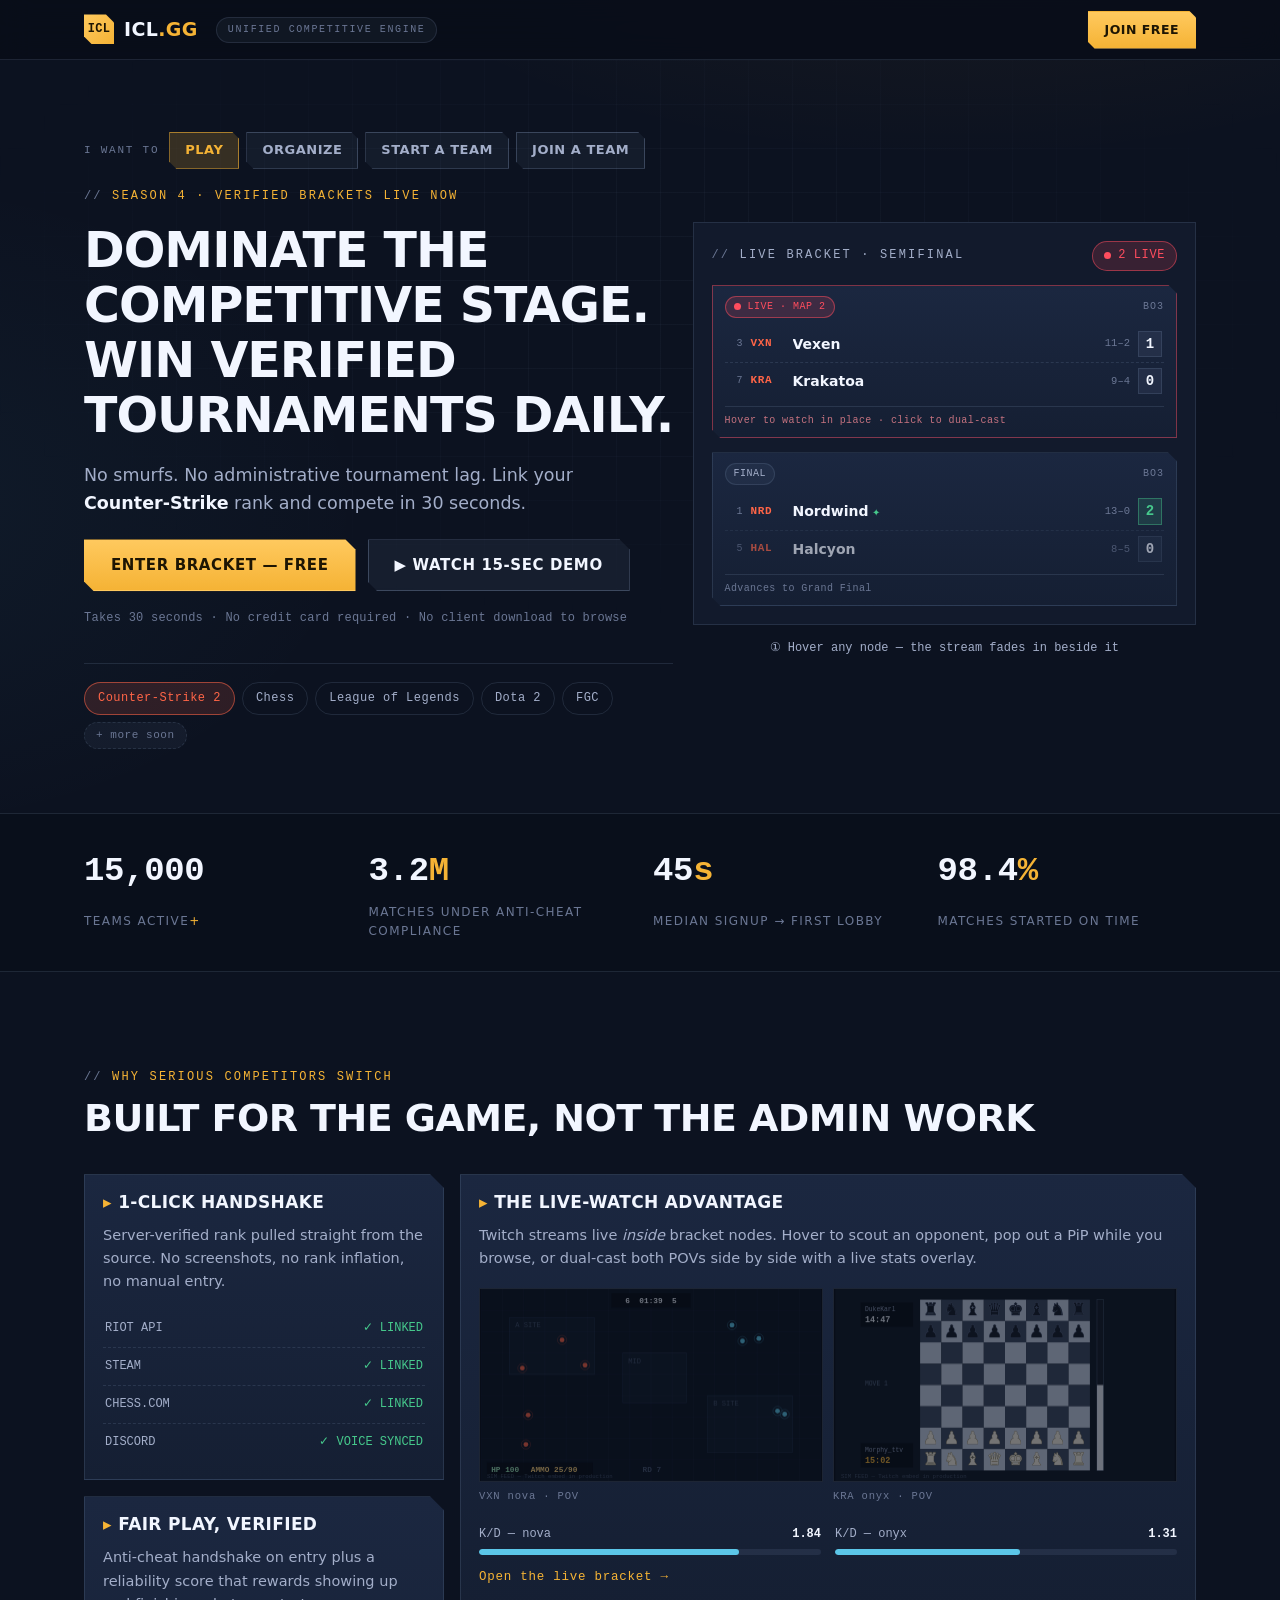
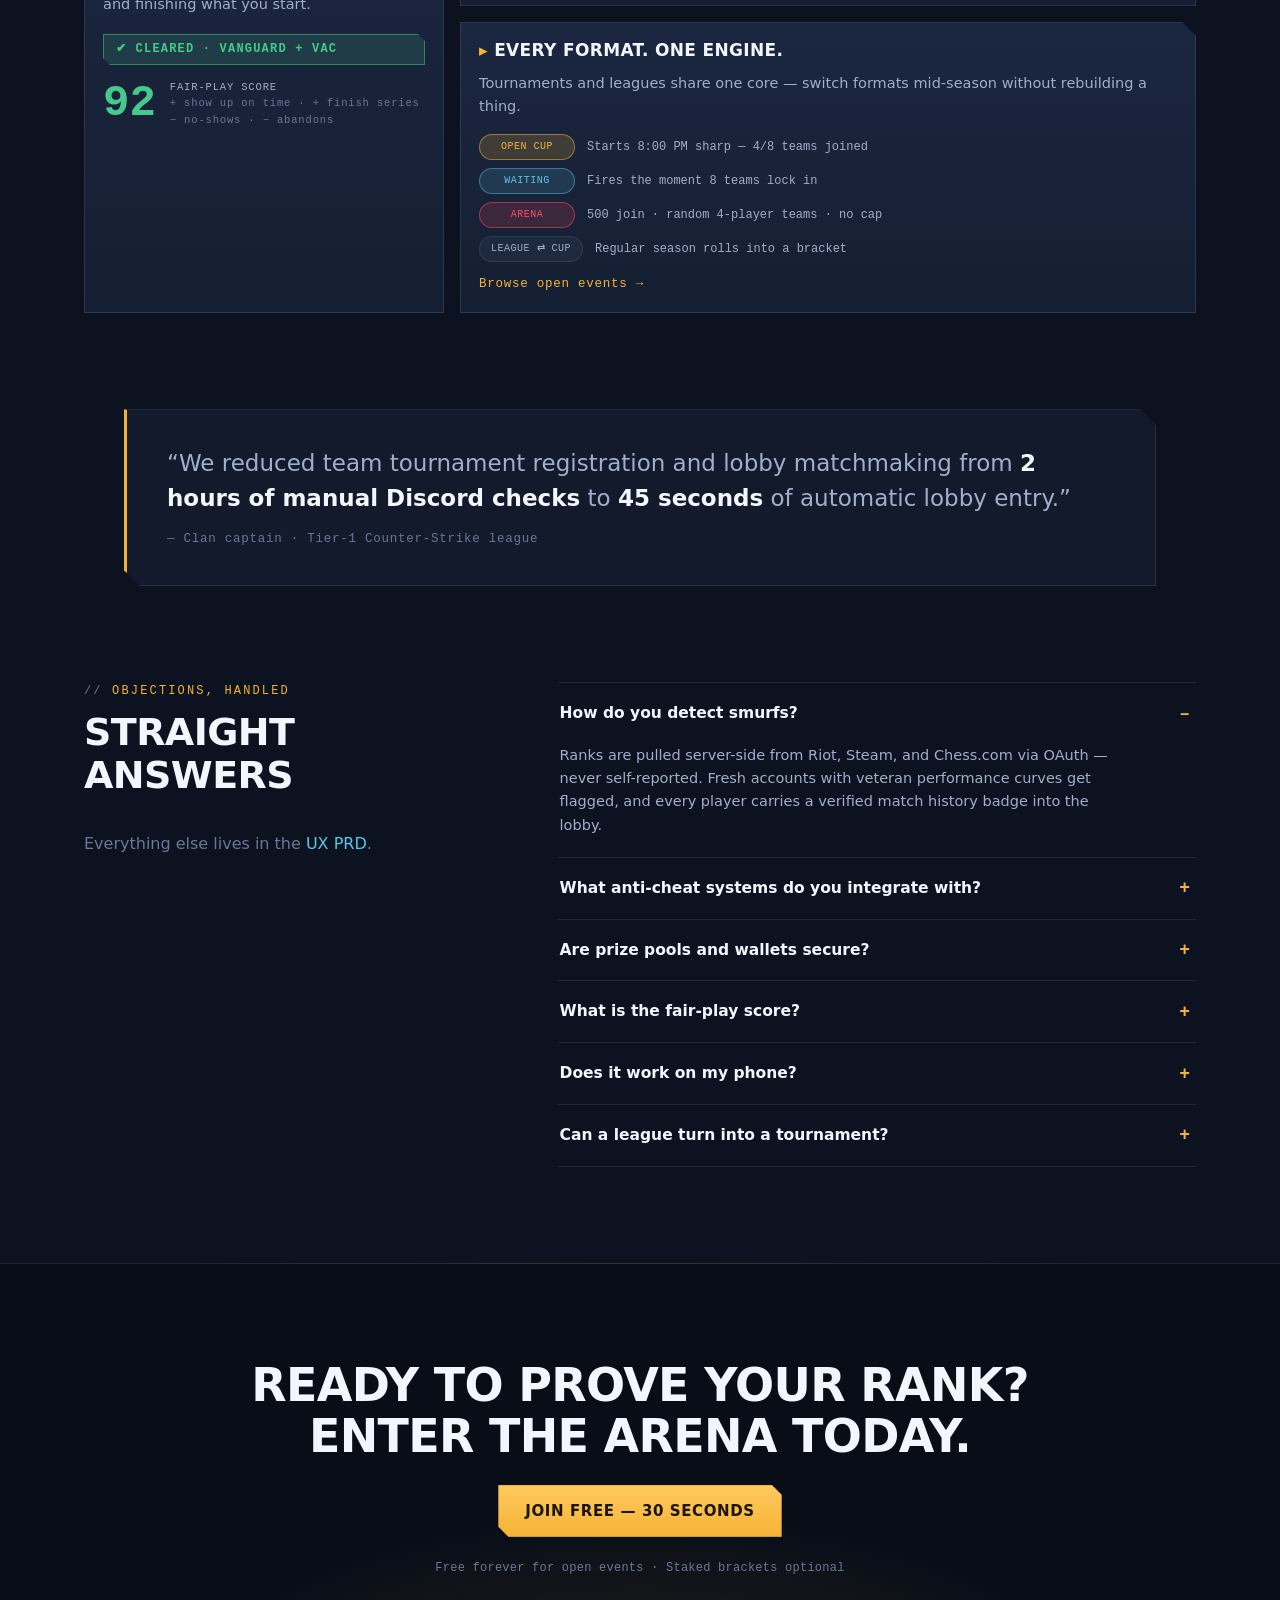
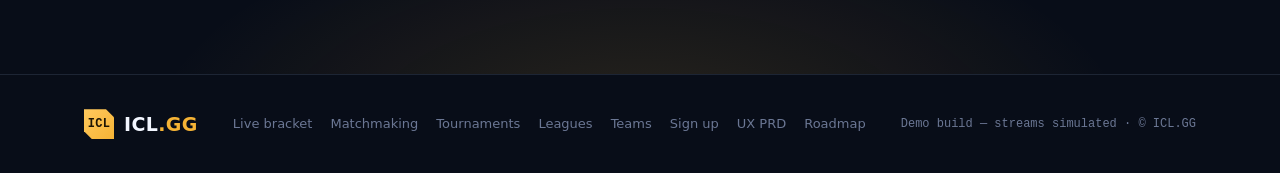
<file: index.html>
<!DOCTYPE html>
<html lang="en" data-context="fps">
<head>
<meta charset="utf-8">
<meta name="viewport" content="width=device-width, initial-scale=1">
<title>ICL.GG — Win Verified Tournaments Daily</title>
<meta name="description" content="The Unified Competitive Engine. No smurfs, no administrative lag — link your rank and compete in 30 seconds. Live Twitch-in-bracket viewing, verified matchmaking, secure prize pools.">
<link rel="icon" href="assets/img/favicon.svg" type="image/svg+xml">
<link rel="stylesheet" href="assets/css/core.css">
<link rel="stylesheet" href="assets/css/match.css">
<link rel="stylesheet" href="assets/css/landing.css">
</head>
<body>

<!-- Minimal header: singular conversion focus (PRD §4.1) -->
<header class="chrome">
  <div class="chrome-inner">
    <a class="logo" href="index.html">
      <span class="logo-mark">ICL</span>
      <span class="logo-word">ICL<span class="tld">.GG</span></span>
    </a>
    <span class="chip uce-chip">UNIFIED COMPETITIVE ENGINE</span>
    <div class="chrome-spacer"></div>
    <a class="btn btn-amber btn-sm" href="onboarding.html">Join free</a>
  </div>
</header>

<main>

  <!-- ================= HERO ================= -->
  <section class="hero">
    <div class="wrap hero-grid">
      <div class="hero-copy">

        <!-- Intent picker — "click one and the landing page changes" -->
        <div class="intent-row" role="tablist" aria-label="What do you want to do?">
          <span class="intent-label data">I WANT TO</span>
          <button class="intent" role="tab" aria-selected="true" data-intent="play">Play</button>
          <button class="intent" role="tab" aria-selected="false" data-intent="organize">Organize</button>
          <button class="intent" role="tab" aria-selected="false" data-intent="start-team">Start a team</button>
          <button class="intent" role="tab" aria-selected="false" data-intent="join-team">Join a team</button>
        </div>

        <p class="eyebrow" id="hero-eyebrow">Season 4 · Verified brackets live now</p>
        <h1 class="display hero-h1" id="hero-h1">Dominate the competitive stage. Win verified tournaments daily.</h1>
        <p class="hero-sub" id="hero-sub">No smurfs. No administrative tournament lag. Link your <b data-game-word>Counter-Strike</b> rank and compete in 30&nbsp;seconds.</p>

        <div class="hero-ctas">
          <a class="btn btn-amber" id="hero-cta" href="onboarding.html">Enter bracket — free</a>
          <button class="btn btn-ghost" data-modal-open="demo-veil">▶ Watch 15-sec demo</button>
        </div>
        <p class="btn-note">Takes 30 seconds · No credit card required · No client download to browse</p>

        <!-- Game selector — each first game gets its own landing variant -->
        <div class="game-row" role="tablist" aria-label="Pick your game">
          <button class="game-chip" role="tab" aria-selected="true" data-game="cs2">Counter-Strike 2</button>
          <button class="game-chip" role="tab" aria-selected="false" data-game="chess">Chess</button>
          <button class="game-chip" role="tab" aria-selected="false" data-game="lol">League of Legends</button>
          <button class="game-chip" role="tab" aria-selected="false" data-game="dota2">Dota 2</button>
          <button class="game-chip" role="tab" aria-selected="false" data-game="fgc">FGC</button>
          <span class="chip muted-chip">+ more soon</span>
        </div>
      </div>

      <!-- Live bracket-node preview (PRD §4.3 hero visual) -->
      <div class="hero-demo" id="hero-demo">
        <div class="demo-frame panel">
          <div class="demo-head">
            <span class="eyebrow" style="color:var(--text-mid)">Live bracket · Semifinal</span>
            <span class="chip chip-live"><span class="dot dot-pulse"></span>2 LIVE</span>
          </div>

          <div class="demo-nodes">
            <article class="mnode is-live" id="demo-node-live" tabindex="0"
                     aria-label="Live match: Vexen versus Krakatoa. Hover or focus to preview the stream.">
              <header class="mnode-top">
                <span class="chip chip-live mnode-status"><span class="dot dot-pulse"></span>LIVE · MAP 2</span>
                <span class="data mnode-fmt">BO3</span>
              </header>
              <div class="mnode-row">
                <span class="seed data">3</span><span class="ttag data">VXN</span>
                <span class="tname">Vexen</span>
                <span class="rec data" title="Season record">11–2</span>
                <span class="tscore data">1</span>
              </div>
              <div class="mnode-row">
                <span class="seed data">7</span><span class="ttag data">KRA</span>
                <span class="tname">Krakatoa</span>
                <span class="rec data" title="Season record">9–4</span>
                <span class="tscore data">0</span>
              </div>
              <footer class="mnode-foot data">Hover to watch in place · click to dual-cast</footer>
            </article>

            <article class="mnode is-final" aria-label="Final result: Nordwind 2, Halcyon 0.">
              <header class="mnode-top">
                <span class="chip mnode-status">FINAL</span>
                <span class="data mnode-fmt">BO3</span>
              </header>
              <div class="mnode-row is-w">
                <span class="seed data">1</span><span class="ttag data">NRD</span>
                <span class="tname">Nordwind</span>
                <span class="rec data">13–0</span>
                <span class="tscore data">2</span>
              </div>
              <div class="mnode-row is-l">
                <span class="seed data">5</span><span class="ttag data">HAL</span>
                <span class="tname">Halcyon</span>
                <span class="rec data">8–5</span>
                <span class="tscore data">0</span>
              </div>
              <footer class="mnode-foot data">Advances to Grand Final</footer>
            </article>
          </div>

          <!-- Hover-to-preview popover (PRD §2A) -->
          <div class="stream-pop" id="demo-pop" role="region" aria-label="Live stream preview">
            <div class="sp-media" id="demo-media"></div>
            <div class="sp-meta">
              <div class="sp-row">
                <span class="chip chip-live"><span class="dot dot-pulse"></span>LIVE</span>
                <span class="data sp-lat">Stream latency: <b>1.2s</b></span>
                <button class="chip sp-mute" id="demo-mute" aria-pressed="true">🔇 MUTED — click to unmute</button>
              </div>
              <div class="sp-row sp-stats data" id="demo-stats">
                <span>nova K/D <b>1.84</b></span><span>HS <b>31%</b></span><span>ACS <b>276</b></span>
              </div>
              <div class="sp-row sp-handles">
                <span class="chip chip-info">@vxn_nova</span>
                <span class="chip chip-info">@krakatoa_tv</span>
                <span class="muted data">↗ streams open on Twitch</span>
              </div>
              <div class="sp-row">
                <button class="btn btn-ghost btn-xs" id="demo-pip-btn">◱ Pop out (PiP)</button>
                <a class="btn btn-ghost btn-xs" href="bracket.html#dualcast">⧉ Dual-cast theater</a>
                <a class="btn btn-line btn-xs" href="bracket.html">Full bracket →</a>
              </div>
            </div>
          </div>
        </div>

        <div class="demo-captions data" aria-hidden="true">
          <span class="dcap is-on">① Hover any node — the stream fades in beside it</span>
          <span class="dcap">② Scroll away — it follows you as a floating PiP</span>
          <span class="dcap">③ Click — split-screen dual-cast of both POVs</span>
        </div>
      </div>
    </div>
  </section>

  <!-- ================= SOCIAL PROOF (PRD §4.4) ================= -->
  <section class="proof">
    <div class="wrap proof-grid">
      <div class="stat-tile"><span class="st-num" data-count="15000">0</span><span class="st-label">Teams active<span class="st-plus">+</span></span></div>
      <div class="stat-tile"><span class="st-num" data-count="3.2" data-unit="M">0</span><span class="st-label">Matches under anti-cheat compliance</span></div>
      <div class="stat-tile"><span class="st-num" data-count="45" data-unit="s">0</span><span class="st-label">Median signup → first lobby</span></div>
      <div class="stat-tile"><span class="st-num" data-count="98.4" data-unit="%">0</span><span class="st-label">Matches started on time</span></div>
    </div>
  </section>

  <!-- ================= BENTO FEATURES (PRD §4.5) ================= -->
  <section class="features" id="features">
    <div class="wrap">
      <p class="eyebrow">Why serious competitors switch</p>
      <h2 class="display sect-h2">Built for the game, not the admin work</h2>

      <div class="bento">
        <article class="card bento-a cut-tr">
          <h3>1-Click handshake</h3>
          <p>Server-verified rank pulled straight from the source. No screenshots, no rank inflation, no manual entry.</p>
          <div class="link-rows data">
            <div class="link-row"><span>RIOT API</span><span class="ok">✓ LINKED</span></div>
            <div class="link-row"><span>STEAM</span><span class="ok">✓ LINKED</span></div>
            <div class="link-row"><span>CHESS.COM</span><span class="ok">✓ LINKED</span></div>
            <div class="link-row"><span>DISCORD</span><span class="ok">✓ VOICE SYNCED</span></div>
          </div>
        </article>

        <article class="card bento-b cut-tr">
          <h3>The live-watch advantage</h3>
          <p>Twitch streams live <em>inside</em> bracket nodes. Hover to scout an opponent, pop out a PiP while you browse, or dual-cast both POVs side by side with a live stats overlay.</p>
          <div class="dualmock" aria-hidden="true">
            <div class="dm-player"><div class="dm-canvas" id="bento-sim-a"></div><span class="dm-tag data">VXN nova · POV</span></div>
            <div class="dm-player"><div class="dm-canvas" id="bento-sim-b"></div><span class="dm-tag data">KRA onyx · POV</span></div>
          </div>
          <div class="dm-meters">
            <div class="meter"><div class="m-head"><span>K/D — nova</span><b>1.84</b></div><div class="m-track"><div class="m-fill" style="width:76%"></div></div></div>
            <div class="meter"><div class="m-head"><span>K/D — onyx</span><b>1.31</b></div><div class="m-track"><div class="m-fill" style="width:54%"></div></div></div>
          </div>
          <a href="bracket.html" class="bento-link data">Open the live bracket →</a>
        </article>

        <article class="card bento-c cut-tr">
          <h3>Fair play, verified</h3>
          <p>Anti-cheat handshake on entry plus a reliability score that rewards showing up and finishing what you start.</p>
          <div class="fp-visual">
            <span class="badge-cleared">✔ CLEARED · VANGUARD + VAC</span>
            <div class="fp-score data">
              <span class="fp-big">92</span>
              <span class="fp-desc">FAIR-PLAY SCORE<br><span class="muted">+ show up on time · + finish series<br>− no-shows · − abandons</span></span>
            </div>
          </div>
        </article>

        <article class="card bento-d cut-tr">
          <h3>Every format. One engine.</h3>
          <p>Tournaments and leagues share one core — switch formats mid-season without rebuilding a thing.</p>
          <div class="fmt-rows data">
            <div class="fmt-row"><span class="chip chip-amber">OPEN CUP</span><span>Starts 8:00 PM sharp — 4/8 teams joined</span></div>
            <div class="fmt-row"><span class="chip chip-info">WAITING</span><span>Fires the moment 8 teams lock in</span></div>
            <div class="fmt-row"><span class="chip chip-live">ARENA</span><span>500 join · random 4-player teams · no cap</span></div>
            <div class="fmt-row"><span class="chip">LEAGUE ⇄ CUP</span><span>Regular season rolls into a bracket</span></div>
          </div>
          <a href="browse.html" class="bento-link data">Browse open events →</a>
        </article>
      </div>
    </div>
  </section>

  <!-- ================= TESTIMONIAL (PRD §4.6) ================= -->
  <section class="testimonial">
    <div class="wrap">
      <figure class="quote panel cut-both">
        <blockquote>
          “We reduced team tournament registration and lobby matchmaking from
          <b>2 hours of manual Discord checks</b> to <b>45 seconds</b> of automatic lobby entry.”
        </blockquote>
        <figcaption class="data">— Clan captain · Tier-1 Counter-Strike league</figcaption>
      </figure>
    </div>
  </section>

  <!-- ================= FAQ (PRD §4.7) ================= -->
  <section class="faq" id="faq">
    <div class="wrap faq-grid">
      <div>
        <p class="eyebrow">Objections, handled</p>
        <h2 class="display sect-h2">Straight answers</h2>
        <p class="muted">Everything else lives in the <a href="docs/PRD.md">UX PRD</a>.</p>
      </div>
      <div class="faq-list">
        <details class="faq-item" open>
          <summary>How do you detect smurfs?</summary>
          <p>Ranks are pulled server-side from Riot, Steam, and Chess.com via OAuth — never self-reported. Fresh accounts with veteran performance curves get flagged, and every player carries a verified match history badge into the lobby.</p>
        </details>
        <details class="faq-item">
          <summary>What anti-cheat systems do you integrate with?</summary>
          <p>We run a background handshake against Riot Vanguard and Valve Anti-Cheat records at check-in and issue a green “Cleared” trust badge before you can enter a verified bracket.</p>
        </details>
        <details class="faq-item">
          <summary>Are prize pools and wallets secure?</summary>
          <p>Entry fees sit in Stripe-backed escrow until results are confirmed, then pay out automatically. KYC applies to staked brackets only — free events never ask for payment details.</p>
        </details>
        <details class="faq-item">
          <summary>What is the fair-play score?</summary>
          <p>A reliability rating that rises when you show up on time and finish your series, and falls on no-shows and abandons. Low scores restrict entry to staked events; consistent teams get priority seeding.</p>
        </details>
        <details class="faq-item">
          <summary>Does it work on my phone?</summary>
          <p>Yes — brackets, lobbies, and stream viewing are fully responsive. Dual-cast theater stacks vertically on small screens, and PiP docks to the bottom of the viewport.</p>
        </details>
        <details class="faq-item">
          <summary>Can a league turn into a tournament?</summary>
          <p>Yes. Events are format-agnostic: run a round-robin regular season, then roll the standings straight into a single- or double-elimination playoff bracket — same event, same rosters, same wallet.</p>
        </details>
      </div>
    </div>
  </section>

  <!-- ================= CLOSING CTA (PRD §4.8) ================= -->
  <section class="closer">
    <div class="wrap closer-inner">
      <h2 class="display closer-h2">Ready to prove your rank?<br>Enter the arena today.</h2>
      <a class="btn btn-amber" href="onboarding.html">Join free — 30 seconds</a>
      <p class="btn-note">Free forever for open events · Staked brackets optional</p>
    </div>
  </section>
</main>

<footer class="site-foot">
  <div class="wrap foot-grid">
    <a class="logo" href="index.html"><span class="logo-mark">ICL</span><span class="logo-word">ICL<span class="tld">.GG</span></span></a>
    <nav class="foot-links" aria-label="Product">
      <a href="bracket.html">Live bracket</a>
      <a href="dashboard.html">Matchmaking</a>
      <a href="browse.html?tab=tournaments">Tournaments</a>
      <a href="browse.html?tab=leagues">Leagues</a>
      <a href="browse.html?tab=teams">Teams</a>
      <a href="onboarding.html">Sign up</a>
      <a href="docs/PRD.md">UX PRD</a>
      <a href="docs/ROADMAP.md">Roadmap</a>
    </nav>
    <span class="foot-note">Demo build — streams simulated · © ICL.GG</span>
  </div>
</footer>

<!-- 15-second demo modal (PRD §4.2 secondary CTA) -->
<div class="modal-veil" id="demo-veil" aria-hidden="true">
  <div class="modal modal-wide" role="dialog" aria-modal="true" aria-label="15 second product demo">
    <div class="modal-head">
      <div>
        <p class="eyebrow">15-second tour</p>
        <h3>The live-watch bracket</h3>
      </div>
      <button class="modal-x" data-modal-close aria-label="Close demo">✕</button>
    </div>
    <div class="tour-stage" id="tour-stage">
      <div class="tour-node mnode is-live">
        <header class="mnode-top"><span class="chip chip-live"><span class="dot dot-pulse"></span>LIVE</span><span class="data mnode-fmt">BO3</span></header>
        <div class="mnode-row"><span class="ttag data">VXN</span><span class="tname">Vexen</span><span class="tscore data">1</span></div>
        <div class="mnode-row"><span class="ttag data">KRA</span><span class="tname">Krakatoa</span><span class="tscore data">0</span></div>
      </div>
      <div class="tour-pop"><div class="tour-media" id="tour-media-a"></div><span class="data tour-tag">HOVER PREVIEW · 1.2s LATENCY</span></div>
      <div class="tour-pip"><div class="tour-media" id="tour-media-b"></div><span class="data tour-tag">PIP — FOLLOWS YOUR SCROLL</span></div>
      <div class="tour-theater">
        <div class="tour-half"><div class="tour-media" id="tour-media-c"></div><span class="data tour-tag">VXN POV</span></div>
        <div class="tour-half"><div class="tour-media" id="tour-media-d"></div><span class="data tour-tag">KRA POV</span></div>
      </div>
    </div>
    <div class="tour-foot">
      <p class="data tour-caption" id="tour-caption">Hover any live node — the stream fades in beside it.</p>
      <div class="tour-bar"><i id="tour-bar"></i></div>
      <div style="display:flex;gap:10px;justify-content:center;margin-top:14px">
        <button class="btn btn-ghost btn-sm" id="tour-replay">↻ Replay</button>
        <a class="btn btn-amber btn-sm" href="onboarding.html">Enter bracket — free</a>
      </div>
    </div>
  </div>
</div>

<!-- Floating PiP (PRD §2B) -->
<aside class="pip" id="pip" aria-label="Floating stream player" hidden>
  <header class="pip-head" id="pip-drag">
    <span class="chip chip-live"><span class="dot dot-pulse"></span>LIVE</span>
    <span class="data pip-title">VXN vs KRA · Map 2</span>
    <span class="pip-btns">
      <button class="pip-b" id="pip-min" title="Minimize to status bar" aria-label="Minimize">▁</button>
      <button class="pip-b" id="pip-close" title="Close" aria-label="Close">✕</button>
    </span>
  </header>
  <div class="pip-media" id="pip-media"></div>
  <div class="pip-bar data" id="pip-bar" hidden>
    <span class="dot dot-pulse" style="color:var(--live)"></span>
    <span>VXN 1 — 0 KRA · RD 7</span>
    <button class="pip-b" id="pip-restore" aria-label="Restore player">◳</button>
  </div>
</aside>

<script src="assets/js/config.js"></script>
<script src="assets/js/core.js"></script>
<script src="assets/js/streamsim.js"></script>
<script src="assets/js/landing.js"></script>
</body>
</html>
</file>
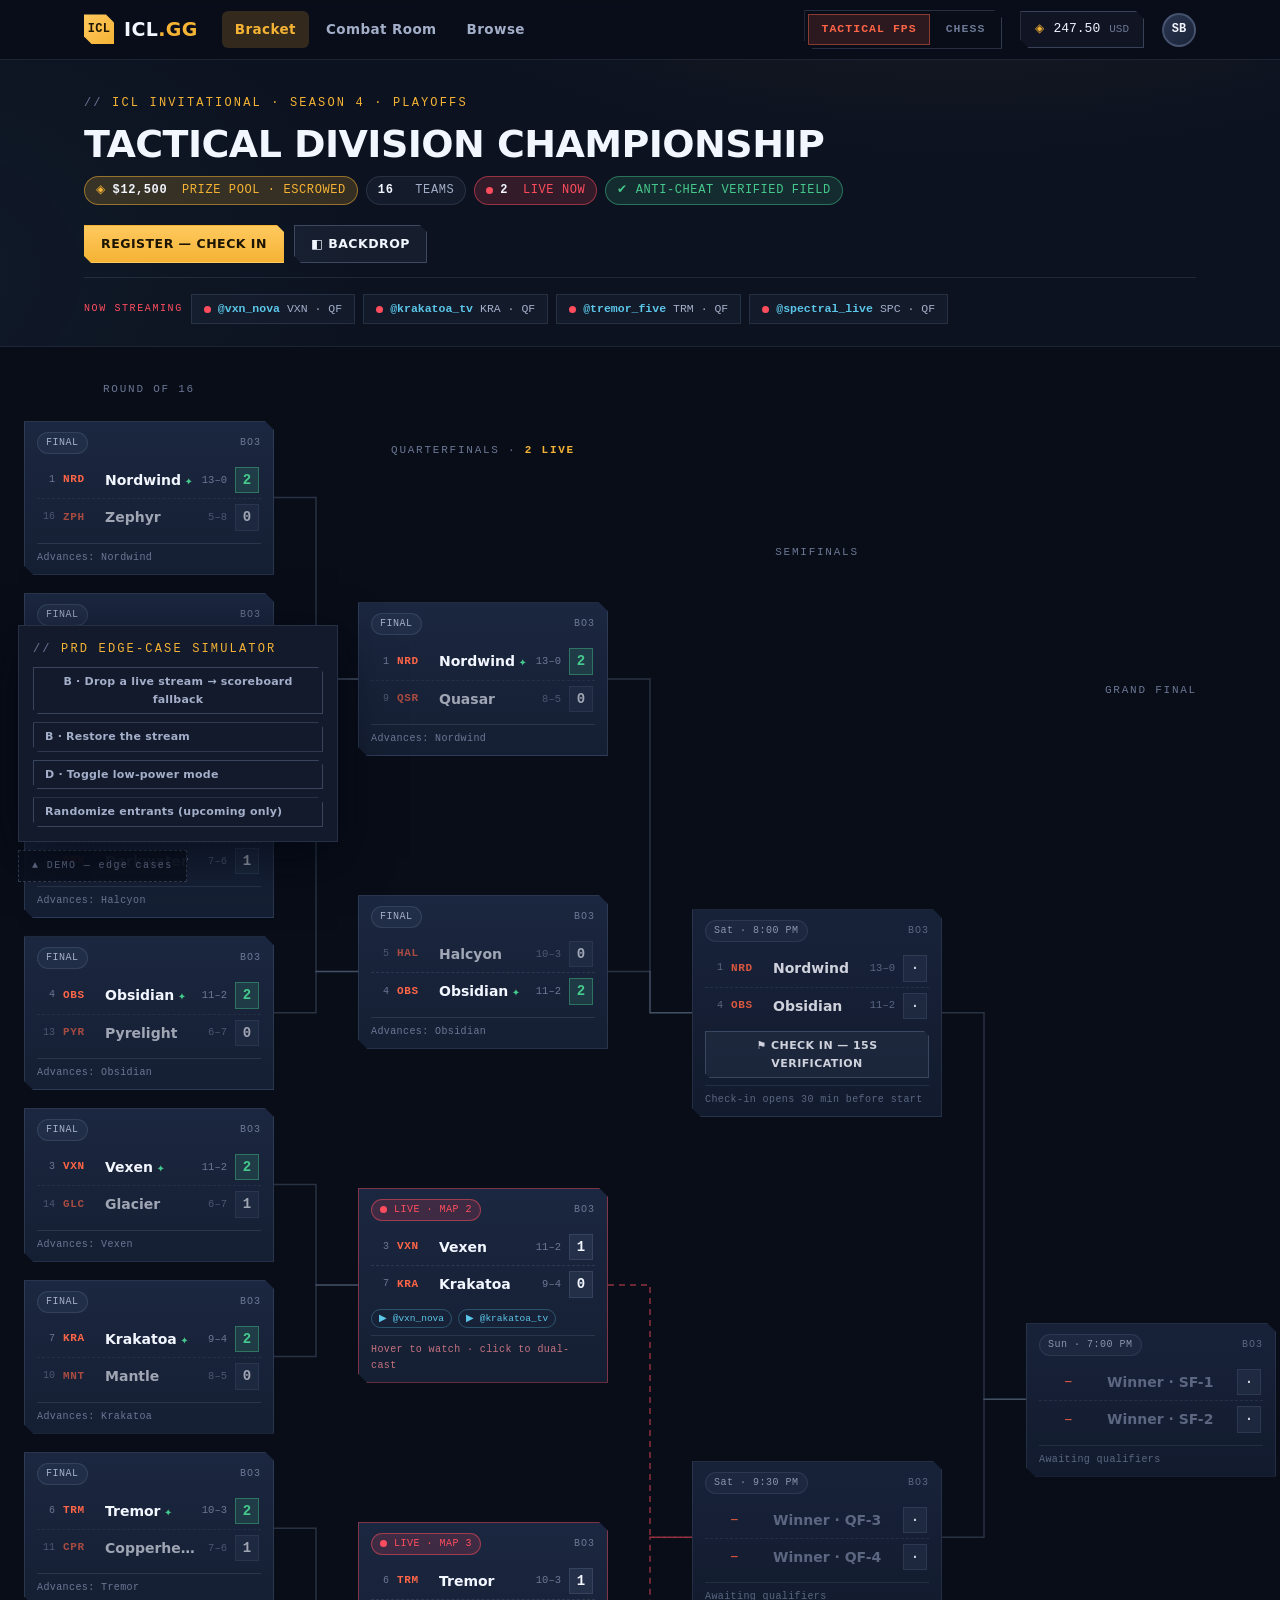
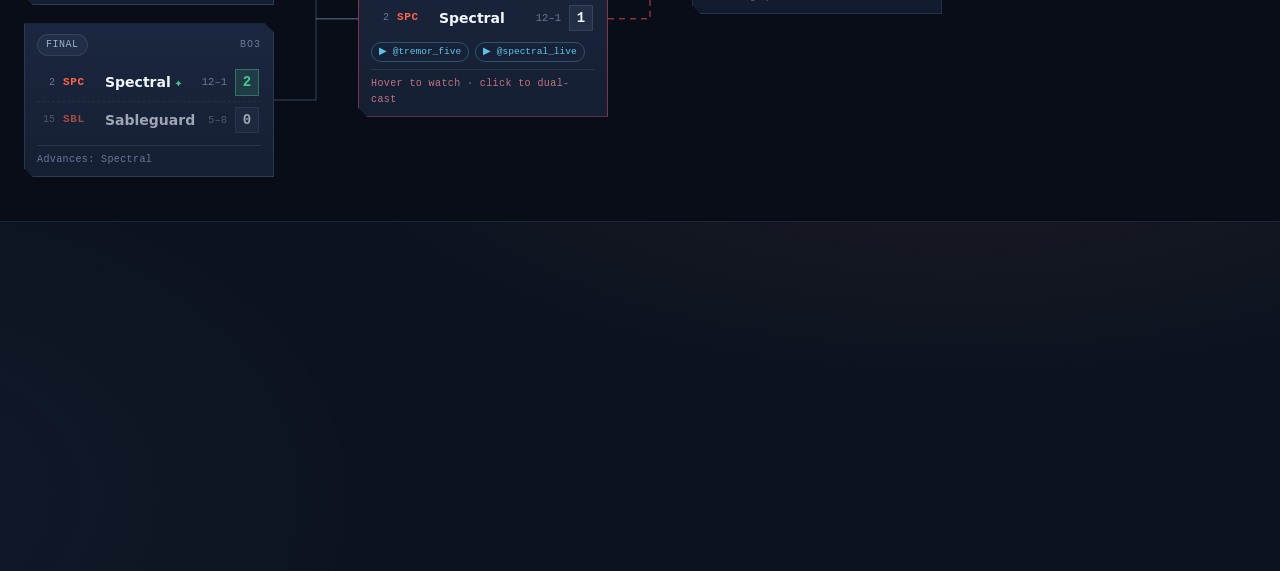
<file: bracket.html>
<!DOCTYPE html>
<html lang="en" data-context="fps">
<head>
<meta charset="utf-8">
<meta name="viewport" content="width=device-width, initial-scale=1">
<title>Live Bracket — ICL.GG</title>
<meta name="description" content="Tournament bracket with live Twitch streams inside every node: hover to preview, PiP to follow, dual-cast theater to scout both POVs.">
<link rel="icon" href="assets/img/favicon.svg" type="image/svg+xml">
<link rel="stylesheet" href="assets/css/core.css">
<link rel="stylesheet" href="assets/css/match.css">
<link rel="stylesheet" href="assets/css/bracket.css">
</head>
<body>

<header class="chrome">
  <div class="chrome-inner">
    <a class="logo" href="index.html"><span class="logo-mark">ICL</span><span class="logo-word">ICL<span class="tld">.GG</span></span></a>
    <nav class="chrome-nav" aria-label="Primary">
      <a href="bracket.html" aria-current="page">Bracket</a>
      <a href="dashboard.html" data-room-link>Combat Room</a>
      <a href="browse.html">Browse</a>
    </nav>
    <div class="chrome-spacer"></div>
    <div class="ctx-toggle" role="group" aria-label="Game context">
      <button data-ctx-btn="fps" aria-pressed="true">Tactical FPS</button>
      <button data-ctx-btn="chess" aria-pressed="false">Chess</button>
    </div>
    <span class="wallet" title="Competitive wallet — escrow secured"><span class="w-ico">◈</span>247.50<span class="w-cur">USD</span></span>
    <span class="avatar" title="sable · Fair-play 92">SB</span>
  </div>
</header>

<main class="bracket-page">

  <!-- Tournament header -->
  <section class="tourn-head">
    <div class="wrap th-grid">
      <div class="th-copy">
        <p class="eyebrow" id="t-eyebrow">ICL Invitational · Season 4 · Playoffs</p>
        <h1 class="display th-h1" id="t-title">Tactical Division Championship</h1>
        <div class="th-chips">
          <span class="chip chip-amber">◈ <strong id="t-prize">$12,500</strong>&nbsp;PRIZE POOL · ESCROWED</span>
          <span class="chip"><strong id="t-teams">16</strong>&nbsp;<span id="t-teams-label">TEAMS</span></span>
          <span class="chip chip-live"><span class="dot dot-pulse"></span><strong id="t-live">2</strong>&nbsp;LIVE NOW</span>
          <span class="chip chip-ok">✔ ANTI-CHEAT VERIFIED FIELD</span>
        </div>
      </div>
      <div class="th-actions">
        <button class="btn btn-amber btn-sm" id="register-btn">Register — check in</button>
        <button class="btn btn-ghost btn-sm" id="bg-btn" aria-haspopup="true" aria-expanded="false">◧ Backdrop</button>
      </div>
    </div>

    <!-- Now Streaming strip -->
    <div class="wrap">
      <div class="streaming-strip" id="streaming-strip" aria-label="Now streaming">
        <span class="ss-label data">NOW STREAMING</span>
        <!-- populated by bracket.js -->
      </div>
    </div>

    <!-- Backdrop customizer -->
    <div class="bg-pop panel" id="bg-pop" hidden>
      <p class="eyebrow">Bracket backdrop</p>
      <div class="bg-schemes" role="group" aria-label="Color scheme">
        <button class="bg-sw" data-scheme="arena" aria-pressed="true"><i style="background:linear-gradient(135deg,#0c1220,#151f33)"></i>Arena</button>
        <button class="bg-sw" data-scheme="midnight" aria-pressed="false"><i style="background:linear-gradient(135deg,#05070d,#0b1626)"></i>Midnight</button>
        <button class="bg-sw" data-scheme="ember" aria-pressed="false"><i style="background:linear-gradient(135deg,#150d0b,#33201a)"></i>Ember</button>
        <button class="bg-sw" data-scheme="steel" aria-pressed="false"><i style="background:linear-gradient(135deg,#10141a,#232b36)"></i>Steel</button>
      </div>
      <label class="field" style="margin-top:12px">
        <span style="font-size:11px;letter-spacing:.1em;color:var(--text-low)">CUSTOM IMAGE URL</span>
        <input class="input" id="bg-url" type="url" placeholder="https://…/team-wallpaper.jpg" style="padding:9px 12px;font-size:13px">
      </label>
      <p class="muted data" style="font-size:10.5px;margin-top:8px">Custom backdrops apply to your view only — event color schemes are ignored while one is set.</p>
      <div style="display:flex;gap:8px;margin-top:10px">
        <button class="btn btn-ghost btn-xs" id="bg-apply">Apply image</button>
        <button class="btn btn-line btn-xs" id="bg-clear">Reset</button>
      </div>
    </div>
  </section>

  <!-- Bracket stage -->
  <section class="bracket-stage" id="bracket-stage" data-scheme="arena">
    <div class="bracket-scroll" id="bracket-scroll" tabindex="0" aria-label="Tournament bracket — scrolls horizontally">
      <div class="bracket-inner" id="bracket-inner">
        <svg class="bracket-links" id="bracket-links" aria-hidden="true"></svg>
        <!-- round columns populated by bracket.js -->
      </div>
    </div>

    <!-- Shared hover preview (PRD §2A) -->
    <div class="stream-pop" id="mpop" role="region" aria-label="Live stream preview">
      <div class="sp-media" id="mpop-media"></div>
      <div class="sp-meta">
        <div class="sp-row">
          <span class="chip chip-live"><span class="dot dot-pulse"></span>LIVE</span>
          <span class="data sp-lat" id="mpop-lat">Stream latency: <b>1.2s</b></span>
          <button class="chip sp-mute" id="mpop-mute" aria-pressed="true">🔇 MUTED</button>
        </div>
        <div class="sp-row sp-server" id="mpop-server" hidden></div>
        <div class="sp-row sp-stats data" id="mpop-stats"></div>
        <div class="sp-row sp-handles" id="mpop-handles"></div>
        <div class="sp-row">
          <button class="btn btn-ghost btn-xs" id="mpop-pip">◱ Pop out (PiP)</button>
          <button class="btn btn-ghost btn-xs" id="mpop-dual">⧉ Watch match dual-cast</button>
        </div>
      </div>
    </div>
  </section>

  <!-- Split-screen theater (PRD §2C) -->
  <section class="theater" id="theater" hidden aria-label="Dual-cast theater">
    <div class="thr-rail panel">
      <div class="thr-rail-head">
        <p class="eyebrow">Bracket — condensed</p>
        <button class="modal-x" id="thr-close" aria-label="Close theater">✕</button>
      </div>
      <div class="thr-list" id="thr-list"><!-- mini match rows --></div>
    </div>
    <div class="thr-main">
      <div class="thr-head">
        <h2 class="display" id="thr-title">Semifinal · Vexen vs Krakatoa</h2>
        <div class="thr-sub data">
          <span class="chip chip-live"><span class="dot dot-pulse"></span>LIVE</span>
          <span id="thr-server" class="sp-server"></span>
        </div>
      </div>
      <div class="thr-casts">
        <figure class="thr-cast">
          <div class="thr-media" id="thr-media-a"></div>
          <figcaption class="data" id="thr-cap-a">VXN nova · POV</figcaption>
          <div class="meter"><div class="m-head"><span id="thr-m1-label">K/D ratio</span><b id="thr-m1-val">1.84</b></div><div class="m-track"><div class="m-fill" id="thr-m1-fill" style="width:76%"></div></div></div>
        </figure>
        <figure class="thr-cast">
          <div class="thr-media" id="thr-media-b"></div>
          <figcaption class="data" id="thr-cap-b">KRA onyx · POV</figcaption>
          <div class="meter"><div class="m-head"><span id="thr-m2-label">Accuracy</span><b id="thr-m2-val">64%</b></div><div class="m-track"><div class="m-fill" id="thr-m2-fill" style="width:64%"></div></div></div>
        </figure>
      </div>
      <div class="thr-chat panel">
        <div class="thr-chat-head data">ROOM CHAT · <span id="chat-room">#semifinal-1</span> <span class="muted">— Discord synced</span></div>
        <div class="thr-chat-log" id="chat-log" aria-live="polite"></div>
        <form class="thr-chat-form" id="chat-form">
          <input class="input" id="chat-input" placeholder="Message the room… (Enter to send)" autocomplete="off" maxlength="240">
          <button class="btn btn-ghost btn-sm" type="submit">Send</button>
        </form>
      </div>
    </div>
  </section>
</main>

<!-- Floating PiP (PRD §2B) -->
<aside class="pip" id="pip" aria-label="Floating stream player" hidden>
  <header class="pip-head" id="pip-drag">
    <span class="chip chip-live"><span class="dot dot-pulse"></span>LIVE</span>
    <span class="data pip-title" id="pip-title">—</span>
    <span class="pip-btns">
      <button class="pip-b" id="pip-min" title="Minimize to status bar" aria-label="Minimize">▁</button>
      <button class="pip-b" id="pip-close" title="Close" aria-label="Close">✕</button>
    </span>
  </header>
  <div class="pip-media" id="pip-media"></div>
  <div class="pip-bar data" id="pip-bar" hidden>
    <span class="dot dot-pulse" style="color:var(--live)"></span>
    <span id="pip-bar-text">—</span>
    <button class="pip-b" id="pip-restore" aria-label="Restore player">◳</button>
  </div>
</aside>

<!-- Demo edge-case controls -->
<div class="demo-dock" id="demo-dock">
  <button class="demo-dock-btn data" id="demo-dock-btn" aria-expanded="false">▲ DEMO — edge cases</button>
  <div class="demo-dock-pop panel" id="demo-dock-pop" hidden>
    <p class="eyebrow">PRD edge-case simulator</p>
    <button class="btn btn-line btn-xs" id="ec-drop">B · Drop a live stream → scoreboard fallback</button>
    <button class="btn btn-line btn-xs" id="ec-restore">B · Restore the stream</button>
    <button class="btn btn-line btn-xs" id="ec-low">D · Toggle low-power mode</button>
    <button class="btn btn-line btn-xs" id="ec-shuffle">Randomize entrants (upcoming only)</button>
  </div>
</div>

<script src="assets/js/config.js"></script>
<script src="assets/js/core.js"></script>
<script src="assets/js/streamsim.js"></script>
<script src="assets/js/bracket.js"></script>
</body>
</html>
</file>
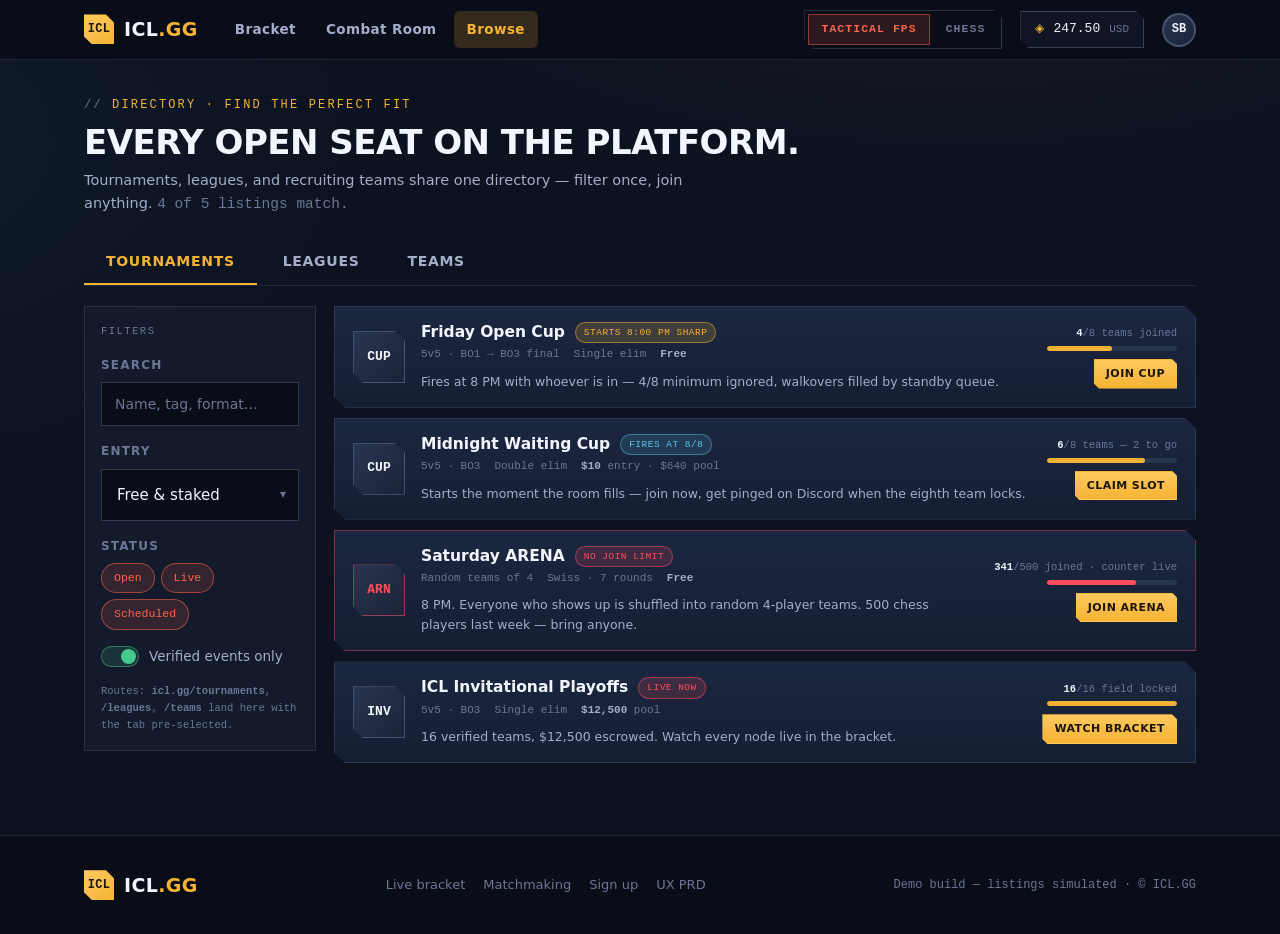
<file: browse.html>
<!DOCTYPE html>
<html lang="en" data-context="fps">
<head>
<meta charset="utf-8">
<meta name="viewport" content="width=device-width, initial-scale=1">
<title>Browse — ICL.GG</title>
<meta name="description" content="Every open tournament, league, and recruiting team in one directory. Filter to your rank, region, and format — find the perfect fit.">
<link rel="icon" href="assets/img/favicon.svg" type="image/svg+xml">
<link rel="stylesheet" href="assets/css/core.css">
<link rel="stylesheet" href="assets/css/browse.css">
</head>
<body>

<header class="chrome">
  <div class="chrome-inner">
    <a class="logo" href="index.html"><span class="logo-mark">ICL</span><span class="logo-word">ICL<span class="tld">.GG</span></span></a>
    <nav class="chrome-nav" aria-label="Primary">
      <a href="bracket.html">Bracket</a>
      <a href="dashboard.html" data-room-link>Combat Room</a>
      <a href="browse.html" aria-current="page">Browse</a>
    </nav>
    <div class="chrome-spacer"></div>
    <div class="ctx-toggle" role="group" aria-label="Game context">
      <button data-ctx-btn="fps" aria-pressed="true">Tactical FPS</button>
      <button data-ctx-btn="chess" aria-pressed="false">Chess</button>
    </div>
    <span class="wallet" title="Competitive wallet — escrow secured"><span class="w-ico">◈</span>247.50<span class="w-cur">USD</span></span>
    <span class="avatar" title="sable · Fair-play 92">SB</span>
  </div>
</header>

<main class="browse wrap">
  <header class="br-head">
    <div>
      <p class="eyebrow">Directory · find the perfect fit</p>
      <h1 class="display br-h1">Every open seat on the platform.</h1>
      <p class="br-sub">Tournaments, leagues, and recruiting teams share one directory — filter once, join anything. <span class="data muted" id="br-count"></span></p>
    </div>
  </header>

  <div class="br-tabs" role="tablist" aria-label="Directory sections">
    <button class="br-tab" role="tab" data-tab="tournaments" aria-selected="true">Tournaments</button>
    <button class="br-tab" role="tab" data-tab="leagues" aria-selected="false">Leagues</button>
    <button class="br-tab" role="tab" data-tab="teams" aria-selected="false">Teams</button>
  </div>

  <div class="br-grid">
    <aside class="filter-rail panel" aria-label="Directory filters">
      <p class="fr-title data">FILTERS</p>
      <div class="field">
        <label for="b-q">Search</label>
        <input class="input" id="b-q" type="search" placeholder="Name, tag, format…" style="padding:10px 13px;font-size:14px">
      </div>
      <div class="field">
        <label for="b-entry">Entry</label>
        <div class="select-wrap">
          <select class="input" id="b-entry">
            <option value="any" selected>Free & staked</option>
            <option value="free">Free only</option>
            <option value="paid">Staked only</option>
          </select>
        </div>
      </div>
      <div class="field">
        <span style="font-size:12px;font-weight:700;letter-spacing:.1em;color:var(--text-low)">STATUS</span>
        <div class="fr-chips" id="b-status">
          <button class="fchip" data-st="open" aria-pressed="true">Open</button>
          <button class="fchip" data-st="live" aria-pressed="true">Live</button>
          <button class="fchip" data-st="soon" aria-pressed="true">Scheduled</button>
        </div>
      </div>
      <label class="switch"><input type="checkbox" id="b-verified" checked><span class="sw-track"></span>Verified events only</label>
      <p class="muted data fr-note">Routes: <b>icl.gg/tournaments</b>, <b>/leagues</b>, <b>/teams</b> land here with the tab pre-selected.</p>
    </aside>

    <div class="br-list" id="br-list"><!-- populated by browse.js --></div>
  </div>
</main>

<footer class="site-foot">
  <div class="wrap foot-grid">
    <a class="logo" href="index.html"><span class="logo-mark">ICL</span><span class="logo-word">ICL<span class="tld">.GG</span></span></a>
    <nav class="foot-links" aria-label="Product">
      <a href="bracket.html">Live bracket</a>
      <a href="dashboard.html">Matchmaking</a>
      <a href="onboarding.html">Sign up</a>
      <a href="docs/PRD.md">UX PRD</a>
    </nav>
    <span class="foot-note">Demo build — listings simulated · © ICL.GG</span>
  </div>
</footer>

<script src="assets/js/config.js"></script>
<script src="assets/js/core.js"></script>
<script src="assets/js/browse.js"></script>
</body>
</html>
</file>
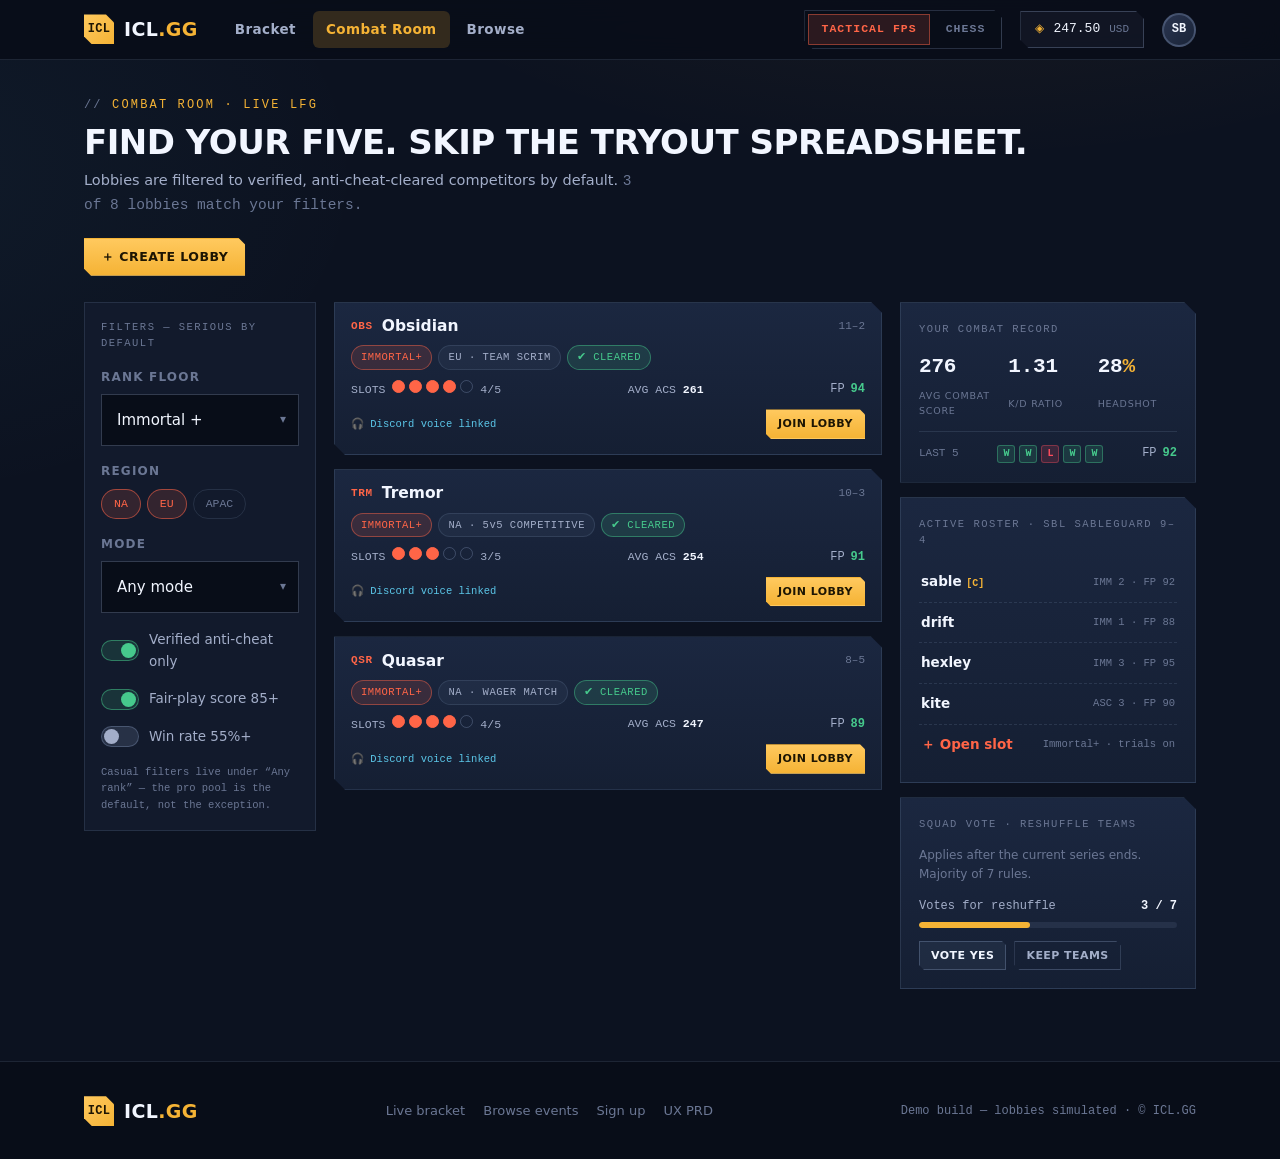
<file: dashboard.html>
<!DOCTYPE html>
<html lang="en" data-context="fps">
<head>
<meta charset="utf-8">
<meta name="viewport" content="width=device-width, initial-scale=1">
<title>Matchmaking — ICL.GG</title>
<meta name="description" content="Verified LFG matchmaking. Combat Room for tactical FPS squads, Challenger Hall for 1v1 chess — filtered to serious, anti-cheat-cleared competitors.">
<link rel="icon" href="assets/img/favicon.svg" type="image/svg+xml">
<link rel="stylesheet" href="assets/css/core.css">
<link rel="stylesheet" href="assets/css/dashboard.css">
</head>
<body>

<header class="chrome">
  <div class="chrome-inner">
    <a class="logo" href="index.html"><span class="logo-mark">ICL</span><span class="logo-word">ICL<span class="tld">.GG</span></span></a>
    <nav class="chrome-nav" aria-label="Primary">
      <a href="bracket.html">Bracket</a>
      <a href="dashboard.html" aria-current="page" data-room-link>Combat Room</a>
      <a href="browse.html">Browse</a>
    </nav>
    <div class="chrome-spacer"></div>
    <div class="ctx-toggle" role="group" aria-label="Game context">
      <button data-ctx-btn="fps" aria-pressed="true">Tactical FPS</button>
      <button data-ctx-btn="chess" aria-pressed="false">Chess</button>
    </div>
    <span class="wallet" title="Competitive wallet — escrow secured"><span class="w-ico">◈</span>247.50<span class="w-cur">USD</span></span>
    <span class="avatar" title="sable · Fair-play 92">SB</span>
  </div>
</header>

<main class="dash wrap">

  <!-- ============ FPS · COMBAT ROOM ============ -->
  <section class="room" id="room-fps">
    <header class="room-head">
      <div>
        <p class="eyebrow">Combat Room · live LFG</p>
        <h1 class="display room-h1">Find your five. Skip the tryout spreadsheet.</h1>
        <p class="room-sub">Lobbies are filtered to verified, anti-cheat-cleared competitors by default. <span class="data muted" id="fps-count"></span></p>
      </div>
      <button class="btn btn-amber btn-sm" id="create-lobby">＋ Create lobby</button>
    </header>

    <div class="room-grid">
      <!-- Serious-competitor filter rail (PRD §3.3) -->
      <aside class="filter-rail panel" aria-label="Lobby filters">
        <p class="fr-title data">FILTERS — SERIOUS BY DEFAULT</p>
        <div class="field">
          <label for="f-rank">Rank floor</label>
          <div class="select-wrap">
            <select class="input" id="f-rank">
              <option value="3" selected>Immortal +</option>
              <option value="2">Diamond +</option>
              <option value="1">Platinum +</option>
              <option value="0">Any rank</option>
            </select>
          </div>
        </div>
        <div class="field">
          <span style="font-size:12px;font-weight:700;letter-spacing:.1em;color:var(--text-low)">REGION</span>
          <div class="fr-chips" id="f-region">
            <button class="fchip" data-region="NA" aria-pressed="true">NA</button>
            <button class="fchip" data-region="EU" aria-pressed="true">EU</button>
            <button class="fchip" data-region="APAC" aria-pressed="false">APAC</button>
          </div>
        </div>
        <div class="field">
          <label for="f-mode">Mode</label>
          <div class="select-wrap">
            <select class="input" id="f-mode">
              <option value="any" selected>Any mode</option>
              <option value="comp">5v5 Competitive</option>
              <option value="scrim">Team scrim</option>
              <option value="wager">Wager match</option>
            </select>
          </div>
        </div>
        <label class="switch"><input type="checkbox" id="f-verified" checked><span class="sw-track"></span>Verified anti-cheat only</label>
        <label class="switch"><input type="checkbox" id="f-fair" checked><span class="sw-track"></span>Fair-play score 85+</label>
        <label class="switch"><input type="checkbox" id="f-winrate"><span class="sw-track"></span>Win rate 55%+</label>
        <p class="muted data fr-note">Casual filters live under “Any rank” — the pro pool is the default, not the exception.</p>
      </aside>

      <!-- Lobby cards -->
      <div class="lobby-col">
        <div class="lobby-grid" id="lobby-grid"><!-- populated by dashboard.js --></div>
      </div>

      <!-- Stats & squad rail -->
      <aside class="stats-rail" aria-label="Your record and squad">
        <div class="card cut-tr">
          <p class="fr-title data">YOUR COMBAT RECORD</p>
          <div class="sr-stats">
            <div class="stat-tile"><span class="st-num">276</span><span class="st-label">Avg combat score</span></div>
            <div class="stat-tile"><span class="st-num">1.31</span><span class="st-label">K/D ratio</span></div>
            <div class="stat-tile"><span class="st-num">28<span class="unit">%</span></span><span class="st-label">Headshot</span></div>
          </div>
          <div class="sr-row">
            <span class="data muted">LAST 5</span>
            <span class="pips"><span class="pip pip-w">W</span><span class="pip pip-w">W</span><span class="pip pip-l">L</span><span class="pip pip-w">W</span><span class="pip pip-w">W</span></span>
            <span class="fairplay" title="Fair-play reliability score">FP <span class="fp-val">92</span></span>
          </div>
        </div>

        <div class="card cut-tr">
          <p class="fr-title data">ACTIVE ROSTER · SBL SABLEGUARD <span style="color:var(--text-low)">9–4</span></p>
          <ul class="roster" id="roster">
            <li><span class="r-name">sable <b class="data">[C]</b></span><span class="data r-meta">IMM 2 · FP 92</span></li>
            <li><span class="r-name">drift</span><span class="data r-meta">IMM 1 · FP 88</span></li>
            <li><span class="r-name">hexley</span><span class="data r-meta">IMM 3 · FP 95</span></li>
            <li><span class="r-name">kite</span><span class="data r-meta">ASC 3 · FP 90</span></li>
            <li class="r-open"><span class="r-name">＋ Open slot</span><span class="data r-meta">Immortal+ · trials on</span></li>
          </ul>
        </div>

        <!-- Majority-rules reshuffle vote (roadmap #8) -->
        <div class="card cut-tr" id="vote-card">
          <p class="fr-title data">SQUAD VOTE · RESHUFFLE TEAMS</p>
          <p class="vote-sub">Applies after the current series ends. Majority of 7 rules.</p>
          <div class="meter">
            <div class="m-head"><span>Votes for reshuffle</span><b id="vote-count">3 / 7</b></div>
            <div class="m-track"><div class="m-fill" id="vote-fill" style="width:43%"></div></div>
          </div>
          <div class="vote-btns">
            <button class="btn btn-ghost btn-xs" id="vote-yes">Vote yes</button>
            <button class="btn btn-line btn-xs" id="vote-no">Keep teams</button>
          </div>
        </div>
      </aside>
    </div>
  </section>

  <!-- ============ CHESS · CHALLENGER HALL ============ -->
  <section class="room" id="room-chess" hidden>
    <header class="room-head">
      <div>
        <p class="eyebrow">Challenger Hall · 1v1 queue</p>
        <h1 class="display room-h1">Direct challenges. Verified ratings only.</h1>
        <p class="room-sub">Every rating is pulled from Chess.com or Lichess by OAuth — no self-reported ELO. <span class="data muted" id="chess-count"></span></p>
      </div>
      <button class="btn btn-amber btn-sm" id="post-challenge">＋ Post challenge</button>
    </header>

    <div class="room-grid">
      <aside class="filter-rail panel" aria-label="Challenge filters">
        <p class="fr-title data">FILTERS — SERIOUS BY DEFAULT</p>
        <div class="field">
          <label for="f-elo">Rating floor</label>
          <div class="select-wrap">
            <select class="input" id="f-elo">
              <option value="2000" selected>2000 +</option>
              <option value="1800">1800 +</option>
              <option value="1500">1500 +</option>
              <option value="0">Any rating</option>
            </select>
          </div>
        </div>
        <div class="field">
          <span style="font-size:12px;font-weight:700;letter-spacing:.1em;color:var(--text-low)">TIME CONTROL</span>
          <div class="fr-chips" id="f-tc">
            <button class="fchip" data-tc="bullet" aria-pressed="false">Bullet</button>
            <button class="fchip" data-tc="blitz" aria-pressed="true">Blitz</button>
            <button class="fchip" data-tc="rapid" aria-pressed="true">Rapid</button>
            <button class="fchip" data-tc="classical" aria-pressed="false">Classical</button>
          </div>
        </div>
        <label class="switch"><input type="checkbox" id="f-rated" checked><span class="sw-track"></span>Rated challenges only</label>
        <label class="switch"><input type="checkbox" id="f-fair2" checked><span class="sw-track"></span>Fair-play score 85+</label>
        <p class="muted data fr-note">Anti-cheat: server-side accuracy screening runs on every rated game.</p>
      </aside>

      <div class="lobby-col">
        <div class="challenge-list" id="challenge-list"><!-- populated by dashboard.js --></div>

        <div class="events-row">
          <div class="card event-card cut-tr">
            <div class="ev-head"><span class="chip chip-amber">SWISS · 9R</span><span class="data muted">Sun 6:00 PM</span></div>
            <h3>Sunday Swiss Open</h3>
            <p class="data ev-meta">128 cap · 82 entered · 15+10 · $500 pool</p>
            <button class="btn btn-ghost btn-xs ev-join">Enter — free</button>
          </div>
          <div class="card event-card cut-tr">
            <div class="ev-head"><span class="chip chip-info">ROUND-ROBIN</span><span class="data muted">Starts at 8 players</span></div>
            <h3>Masters Round-Robin</h3>
            <p class="data ev-meta">2100+ · 6/8 joined · 90+30 classical</p>
            <button class="btn btn-ghost btn-xs ev-join">Claim seat</button>
          </div>
          <div class="card event-card cut-tr">
            <div class="ev-head"><span class="chip chip-live"><span class="dot dot-pulse"></span>ARENA</span><span class="data muted">Tonight 8:00 PM</span></div>
            <h3>Blitz Arena — no cap</h3>
            <p class="data ev-meta">Join anytime · random pairings · 3+2</p>
            <button class="btn btn-ghost btn-xs ev-join">Join arena</button>
          </div>
        </div>
      </div>

      <aside class="stats-rail" aria-label="Your chess record">
        <div class="card cut-tr">
          <p class="fr-title data">YOUR CHESS METRICS</p>
          <div class="sr-stats">
            <div class="stat-tile"><span class="st-num">2143</span><span class="st-label">Rating <span style="color:var(--ok)">▲ 12</span></span></div>
            <div class="stat-tile"><span class="st-num">94.2<span class="unit">%</span></span><span class="st-label">Avg accuracy</span></div>
            <div class="stat-tile"><span class="st-num">7</span><span class="st-label">Brilliant moves · season</span></div>
          </div>
          <div class="sr-row">
            <span class="data muted">LAST 5</span>
            <span class="pips"><span class="pip pip-w">W</span><span class="pip pip-l">L</span><span class="pip pip-w">W</span><span class="pip pip-w">W</span><span class="pip pip-w">W</span></span>
            <span class="fairplay">FP <span class="fp-val">92</span></span>
          </div>
        </div>

        <div class="card cut-tr">
          <p class="fr-title data">DAILY POSITION · WHITE TO MOVE</p>
          <div class="mini-board" id="mini-board" aria-label="Chess position, white to move"></div>
          <p class="muted data" style="font-size:11px;margin-top:10px">Find the winning idea — first correct line earns 5 arena tickets.</p>
        </div>
      </aside>
    </div>
  </section>
</main>

<footer class="site-foot">
  <div class="wrap foot-grid">
    <a class="logo" href="index.html"><span class="logo-mark">ICL</span><span class="logo-word">ICL<span class="tld">.GG</span></span></a>
    <nav class="foot-links" aria-label="Product">
      <a href="bracket.html">Live bracket</a>
      <a href="browse.html">Browse events</a>
      <a href="onboarding.html">Sign up</a>
      <a href="docs/PRD.md">UX PRD</a>
    </nav>
    <span class="foot-note">Demo build — lobbies simulated · © ICL.GG</span>
  </div>
</footer>

<script src="assets/js/config.js"></script>
<script src="assets/js/core.js"></script>
<script src="assets/js/dashboard.js"></script>
</body>
</html>
</file>
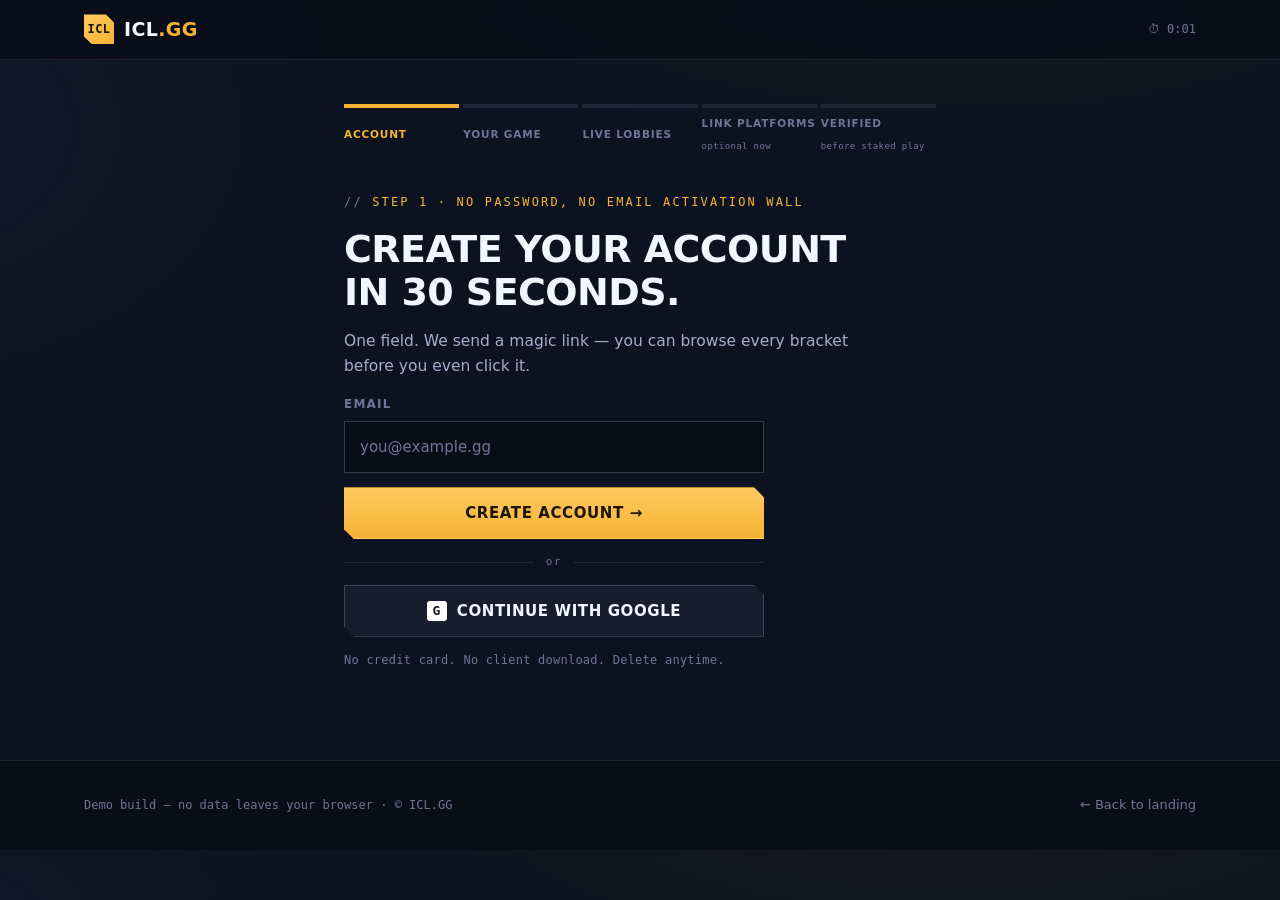
<file: onboarding.html>
<!DOCTYPE html>
<html lang="en" data-context="fps">
<head>
<meta charset="utf-8">
<meta name="viewport" content="width=device-width, initial-scale=1">
<title>Join ICL.GG — 30 Seconds</title>
<meta name="description" content="Create your ICL.GG account in 30 seconds. Pick your game, see live lobbies instantly, link your rank when you're ready to compete.">
<link rel="icon" href="assets/img/favicon.svg" type="image/svg+xml">
<link rel="stylesheet" href="assets/css/core.css">
<link rel="stylesheet" href="assets/css/onboarding.css">
</head>
<body>

<header class="chrome">
  <div class="chrome-inner">
    <a class="logo" href="index.html"><span class="logo-mark">ICL</span><span class="logo-word">ICL<span class="tld">.GG</span></span></a>
    <div class="chrome-spacer"></div>
    <span class="data ob-timer" id="ob-timer" title="Time since you started — we promised 30 seconds">⏱ 0:00</span>
  </div>
</header>

<main class="ob wrap">

  <!-- Progress rail -->
  <ol class="ob-rail" id="ob-rail" aria-label="Signup progress">
    <li class="is-on" data-step="1"><i></i><span>Account</span></li>
    <li data-step="2"><i></i><span>Your game</span></li>
    <li data-step="3"><i></i><span>Live lobbies</span></li>
    <li data-step="4"><i></i><span>Link platforms</span><em class="data">optional now</em></li>
    <li data-step="5"><i></i><span>Verified</span><em class="data">before staked play</em></li>
  </ol>

  <!-- STEP 1 · Registration wall: single field / SSO -->
  <section class="ob-step is-on" id="step-1" aria-label="Step 1: create account">
    <p class="eyebrow">Step 1 · No password, no email activation wall</p>
    <h1 class="display ob-h1">Create your account in 30&nbsp;seconds.</h1>
    <p class="ob-sub">One field. We send a magic link — you can browse every bracket before you even click it.</p>
    <form class="ob-form" id="email-form" novalidate>
      <div class="field">
        <label for="ob-email">Email</label>
        <input class="input" id="ob-email" type="email" placeholder="you@example.gg" autocomplete="email" required>
        <p class="ob-err data" id="ob-err" hidden>That doesn't look like an email — check for typos.</p>
      </div>
      <button class="btn btn-amber" type="submit">Create account →</button>
      <div class="ob-or data"><span>or</span></div>
      <button class="btn btn-ghost" type="button" id="google-btn">
        <span class="g-mark data">G</span> Continue with Google
      </button>
      <p class="btn-note">No credit card. No client download. Delete anytime.</p>
    </form>
  </section>

  <!-- STEP 2 · Persona alignment: game context -->
  <section class="ob-step" id="step-2" hidden aria-label="Step 2: choose your game">
    <p class="eyebrow">Step 2 · Progressive personalization</p>
    <h1 class="display ob-h1">What's your main game today?</h1>
    <p class="ob-sub">The whole platform re-themes around your answer — stats, lobbies, even the bracket engine. You can switch anytime.</p>
    <div class="game-cards">
      <button class="game-card cut-both" data-pick="fps">
        <span class="gc-art gc-fps" aria-hidden="true"></span>
        <span class="gc-name">Tactical FPS</span>
        <span class="gc-sub data">CS2 · VALORANT — 5v5 · ACS / K/D / HS%</span>
      </button>
      <button class="game-card cut-both" data-pick="chess">
        <span class="gc-art gc-chess" aria-hidden="true">♞</span>
        <span class="gc-name">Classic Chess</span>
        <span class="gc-sub data">CHESS.COM · LICHESS — 1v1 · ELO / ACCURACY</span>
      </button>
      <span class="game-card is-soon cut-both" aria-disabled="true">
        <span class="gc-art" aria-hidden="true">＋</span>
        <span class="gc-name">LoL · Dota 2 · FGC</span>
        <span class="gc-sub data">NEXT SEASON — VOTE IN DISCORD</span>
      </span>
    </div>
  </section>

  <!-- STEP 3 · Instant value: auto-generated lobby preview -->
  <section class="ob-step" id="step-3" hidden aria-label="Step 3: your live lobbies">
    <p class="eyebrow">Step 3 · Zero setup — it's already running</p>
    <h1 class="display ob-h1" id="s3-title">Your Combat Room is already live.</h1>
    <p class="ob-sub" id="s3-sub">These lobbies match your region right now. No profile grinding first — the pool comes to you.</p>
    <div class="preview-list" id="preview-list"><!-- populated --></div>
    <div class="ob-actions">
      <button class="btn btn-amber" id="s3-next">Looks right — keep going →</button>
    </div>
  </section>

  <!-- STEP 4 · External platform handshake (deferred barrier) -->
  <section class="ob-step" id="step-4" hidden aria-label="Step 4: link your platforms">
    <p class="eyebrow">Step 4 · Optional now — required before staked brackets</p>
    <h1 class="display ob-h1">Link once. Never screenshot a rank again.</h1>
    <p class="ob-sub">OAuth pulls server-verified data straight from the source. We never see your passwords.</p>
    <div class="oauth-list" id="oauth-list">
      <div class="oauth-row" data-svc="Discord"><span class="o-name">Discord</span><span class="o-why data">Voice + team coordination</span><button class="btn btn-ghost btn-sm o-btn">Connect</button></div>
      <div class="oauth-row" data-svc="Riot"><span class="o-name">Riot API</span><span class="o-why data">VALORANT rank · Vanguard record</span><button class="btn btn-ghost btn-sm o-btn">Connect</button></div>
      <div class="oauth-row" data-svc="Steam"><span class="o-name">Steam</span><span class="o-why data">CS2 Premier rating · VAC status</span><button class="btn btn-ghost btn-sm o-btn">Connect</button></div>
      <div class="oauth-row" data-svc="Chess.com"><span class="o-name">Chess.com</span><span class="o-why data">Rating · fair-play history</span><button class="btn btn-ghost btn-sm o-btn">Connect</button></div>
    </div>
    <div class="ob-actions">
      <button class="btn btn-amber" id="s4-next">Continue →</button>
      <button class="btn btn-line" id="s4-skip">Do this later</button>
    </div>
  </section>

  <!-- STEP 5 · Core qualification: endowed progress → cleared -->
  <section class="ob-step" id="step-5" hidden aria-label="Step 5: verification">
    <p class="eyebrow">Step 5 · The first quick win</p>
    <h1 class="display ob-h1">Qualifying you for verified play…</h1>
    <p class="ob-sub">Most of this is already done — the sync usually takes about 15 seconds.</p>
    <div class="verify-list" id="s5-list"></div>
    <div class="verify-bar"><i id="s5-bar"></i></div>
    <div class="s5-done" id="s5-done" hidden>
      <span class="badge-cleared s5-badge">✔ CLEARED — TRUSTED COMPETITOR</span>
      <p class="ob-sub">You're seeded and smurf-checked. Your fair-play score starts at <b class="data" style="color:var(--ok)">90</b> — keep showing up and it climbs.</p>
      <div class="ob-actions">
        <a class="btn btn-amber" href="bracket.html">Enter your first bracket →</a>
        <a class="btn btn-line" href="dashboard.html">Browse lobbies instead</a>
      </div>
    </div>
  </section>
</main>

<footer class="site-foot">
  <div class="wrap foot-grid">
    <span class="foot-note">Demo build — no data leaves your browser · © ICL.GG</span>
    <nav class="foot-links" aria-label="Product"><a href="index.html">← Back to landing</a></nav>
  </div>
</footer>

<script src="assets/js/config.js"></script>
<script src="assets/js/core.js"></script>
<script src="assets/js/onboarding.js"></script>
</body>
</html>
</file>
<file: assets/css/core.css>
/* ============================================================
   ICL.GG — Unified Competitive Engine
   core.css — design tokens, chrome, shared components
   Single-theme commitment: dark "broadcast arena". Every color
   is painted explicitly so the pages hold on any host ground.
   ============================================================ */

:root {
  /* Ground & surfaces (cool, blue-biased arena neutrals) */
  --ground: #0c1220;
  --ground-deep: #080d18;
  --raised: #121a2c;
  --card: #151f33;
  --card-hi: #1b2740;
  --line: rgba(159, 180, 220, 0.14);
  --line-hi: rgba(159, 180, 220, 0.28);

  /* Ink */
  --text-hi: #f2f6ff;
  --text-mid: #a3aec9;
  --text-low: #6b7794;

  /* Brand — championship amber. The one loud thing. */
  --amber: #f5b335;
  --amber-hi: #ffc95e;
  --amber-ink: #1d1503;
  --amber-glow: rgba(245, 179, 53, 0.18);

  /* Reserved status hues (always paired with icon/label, never color-alone) */
  --live: #ff4d5e;
  --live-glow: rgba(255, 77, 94, 0.16);
  --ok: #46c98c;
  --ok-glow: rgba(70, 201, 140, 0.14);
  --info: #5bc6e8;
  --info-glow: rgba(91, 198, 232, 0.14);
  --warn: #f5b335;

  /* Game-context accent (swapped by [data-context]) */
  --ctx: #ff6547;
  --ctx-glow: rgba(255, 101, 71, 0.14);

  /* Type */
  --font-ui: system-ui, "Segoe UI", Roboto, "Helvetica Neue", Arial, sans-serif;
  --font-data: ui-monospace, "Cascadia Mono", "JetBrains Mono", "SF Mono", Menlo, Consolas, monospace;

  /* Shape & rhythm */
  --cut: 10px;               /* chamfer size — the signature corner cut */
  --radius: 6px;
  --pad-card: 18px;
  --header-h: 60px;
  --maxw: 1160px;

  --shadow-1: 0 8px 28px rgba(2, 6, 16, 0.55);
  --shadow-2: 0 16px 48px rgba(2, 6, 16, 0.7);

  --ease-snap: cubic-bezier(0.2, 0.9, 0.25, 1);
}

[data-context="chess"] {
  --ctx: #d8be82;
  --ctx-glow: rgba(216, 190, 130, 0.14);
}

/* ---------- Reset & base ---------- */

*, *::before, *::after { box-sizing: border-box; }

html { scroll-behavior: smooth; }
@media (prefers-reduced-motion: reduce) {
  html { scroll-behavior: auto; }
  *, *::before, *::after {
    animation-duration: 0.01ms !important;
    animation-iteration-count: 1 !important;
    transition-duration: 0.01ms !important;
  }
}

body {
  margin: 0;
  background:
    radial-gradient(1100px 500px at 75% -140px, rgba(245, 179, 53, 0.07), transparent 60%),
    radial-gradient(900px 600px at -10% 15%, rgba(91, 198, 232, 0.05), transparent 55%),
    var(--ground);
  color: var(--text-mid);
  font-family: var(--font-ui);
  font-size: 16px;
  line-height: 1.6;
  -webkit-font-smoothing: antialiased;
}

h1, h2, h3, h4 {
  margin: 0;
  color: var(--text-hi);
  line-height: 1.12;
  text-wrap: balance;
}

p { margin: 0; }
a { color: var(--info); text-decoration: none; }
a:hover { text-decoration: underline; }
img, canvas, svg, video { max-width: 100%; display: block; }
button { font: inherit; cursor: pointer; }

:focus-visible {
  outline: 2px solid var(--amber);
  outline-offset: 2px;
  border-radius: 2px;
}

::selection { background: rgba(245, 179, 53, 0.3); color: var(--text-hi); }

.wrap { max-width: var(--maxw); margin: 0 auto; padding: 0 24px; }

/* ---------- Type utilities ---------- */

.eyebrow {
  font-family: var(--font-data);
  font-size: 12px;
  letter-spacing: 0.18em;
  text-transform: uppercase;
  color: var(--amber);
}
.eyebrow::before { content: "// "; color: var(--text-low); }

.display {
  font-weight: 850;
  text-transform: uppercase;
  letter-spacing: -0.015em;
}

.data { font-family: var(--font-data); font-variant-numeric: tabular-nums; }

.muted { color: var(--text-low); }

/* ---------- Chamfered corner cut (signature) ---------- */

.cut-tr { clip-path: polygon(0 0, calc(100% - var(--cut)) 0, 100% var(--cut), 100% 100%, 0 100%); }
.cut-bl { clip-path: polygon(0 0, 100% 0, 100% 100%, var(--cut) 100%, 0 calc(100% - var(--cut))); }
.cut-both {
  clip-path: polygon(0 0, calc(100% - var(--cut)) 0, 100% var(--cut),
                     100% 100%, var(--cut) 100%, 0 calc(100% - var(--cut)));
}

/* ---------- Buttons ---------- */

.btn {
  display: inline-flex;
  align-items: center;
  justify-content: center;
  gap: 10px;
  padding: 13px 26px;
  border: 1px solid transparent;
  border-radius: 0;
  font-weight: 750;
  font-size: 15px;
  letter-spacing: 0.04em;
  text-transform: uppercase;
  text-decoration: none;
  transition: transform 0.15s var(--ease-snap), background 0.15s, border-color 0.15s, box-shadow 0.15s;
  clip-path: polygon(0 0, calc(100% - var(--cut)) 0, 100% var(--cut), 100% 100%, var(--cut) 100%, 0 calc(100% - var(--cut)));
}
.btn:hover { text-decoration: none; transform: translateY(-1px); }
.btn:active { transform: translateY(0); }

.btn-amber {
  background: linear-gradient(180deg, var(--amber-hi), var(--amber));
  color: var(--amber-ink);
  box-shadow: 0 6px 24px var(--amber-glow);
}
.btn-amber:hover { background: linear-gradient(180deg, #ffd374, var(--amber-hi)); }

.btn-ghost {
  background: rgba(159, 180, 220, 0.07);
  border-color: var(--line-hi);
  color: var(--text-hi);
}
.btn-ghost:hover { background: rgba(159, 180, 220, 0.13); border-color: var(--text-low); }

.btn-line {
  background: transparent;
  border-color: var(--line-hi);
  color: var(--text-mid);
  font-weight: 650;
}
.btn-line:hover { color: var(--text-hi); border-color: var(--text-low); }

.btn-sm { padding: 8px 16px; font-size: 12.5px; --cut: 7px; }
.btn-xs { padding: 5px 11px; font-size: 11px; --cut: 5px; gap: 6px; }
.btn[disabled] { opacity: 0.45; cursor: not-allowed; transform: none; }

.btn-note {
  font-family: var(--font-data);
  font-size: 12px;
  color: var(--text-low);
  letter-spacing: 0.02em;
}

/* ---------- Chips & badges ---------- */

.chip {
  display: inline-flex;
  align-items: center;
  gap: 7px;
  padding: 4px 11px;
  border: 1px solid var(--line);
  border-radius: 999px;
  background: rgba(159, 180, 220, 0.06);
  font-family: var(--font-data);
  font-size: 12px;
  letter-spacing: 0.05em;
  color: var(--text-mid);
  white-space: nowrap;
}
.chip strong { color: var(--text-hi); font-weight: 650; }

.chip-ctx { border-color: color-mix(in srgb, var(--ctx) 45%, transparent); color: var(--ctx); background: var(--ctx-glow); }
.chip-ok { border-color: rgba(70, 201, 140, 0.45); color: var(--ok); background: var(--ok-glow); }
.chip-live { border-color: rgba(255, 77, 94, 0.5); color: var(--live); background: var(--live-glow); }
.chip-info { border-color: rgba(91, 198, 232, 0.45); color: var(--info); background: var(--info-glow); }
.chip-amber { border-color: rgba(245, 179, 53, 0.5); color: var(--amber); background: var(--amber-glow); }

.dot { width: 7px; height: 7px; border-radius: 50%; background: currentColor; flex: none; }
.dot-pulse { animation: pulse 1.6s ease-in-out infinite; }
@keyframes pulse {
  0%, 100% { opacity: 1; box-shadow: 0 0 0 0 currentColor; }
  50% { opacity: 0.55; box-shadow: 0 0 8px 1px currentColor; }
}

/* Verified / cleared trust badge */
.badge-cleared {
  display: inline-flex;
  align-items: center;
  gap: 7px;
  padding: 5px 12px;
  background: var(--ok-glow);
  border: 1px solid rgba(70, 201, 140, 0.5);
  color: var(--ok);
  font-family: var(--font-data);
  font-size: 12px;
  font-weight: 700;
  letter-spacing: 0.1em;
  clip-path: polygon(0 0, calc(100% - 7px) 0, 100% 7px, 100% 100%, 7px 100%, 0 calc(100% - 7px));
}

/* Stream-delay sync badge (Edge-case A) */
.badge-desync {
  display: inline-flex;
  align-items: center;
  gap: 7px;
  padding: 4px 10px;
  background: rgba(245, 179, 53, 0.12);
  border: 1px solid rgba(245, 179, 53, 0.5);
  color: var(--amber);
  font-family: var(--font-data);
  font-size: 11px;
  letter-spacing: 0.06em;
  animation: desync-throb 2.2s ease-in-out infinite;
}
@keyframes desync-throb { 0%, 100% { opacity: 1; } 50% { opacity: 0.62; } }

/* Fair-play reliability score */
.fairplay {
  display: inline-flex;
  align-items: center;
  gap: 6px;
  font-family: var(--font-data);
  font-size: 12px;
  color: var(--text-mid);
}
.fairplay .fp-val { font-weight: 700; color: var(--ok); }
.fairplay.fp-low .fp-val { color: var(--warn); }

/* ---------- Cards ---------- */

.card {
  background: linear-gradient(180deg, var(--card-hi), var(--card));
  border: 1px solid var(--line);
  padding: var(--pad-card);
}

.panel {
  background: var(--raised);
  border: 1px solid var(--line);
}

/* ---------- Global chrome (fixed anchors per IA §5) ---------- */

.chrome {
  position: sticky;
  top: 0;
  z-index: 200;
  height: var(--header-h);
  background: rgba(8, 13, 24, 0.88);
  backdrop-filter: blur(14px);
  border-bottom: 1px solid var(--line);
}
.chrome-inner {
  max-width: var(--maxw);
  margin: 0 auto;
  padding: 0 24px;
  height: 100%;
  display: flex;
  align-items: center;
  gap: 18px;
}

.logo {
  display: inline-flex;
  align-items: center;
  gap: 10px;
  font-weight: 900;
  font-size: 19px;
  letter-spacing: 0.02em;
  color: var(--text-hi);
  text-decoration: none;
}
.logo:hover { text-decoration: none; }
.logo-mark {
  width: 30px; height: 30px; flex: none;
  display: grid; place-items: center;
  background: linear-gradient(135deg, var(--amber-hi), var(--amber));
  color: var(--amber-ink);
  font-family: var(--font-data);
  font-size: 12px; font-weight: 800;
  clip-path: polygon(0 0, calc(100% - 8px) 0, 100% 8px, 100% 100%, 8px 100%, 0 calc(100% - 8px));
}
.logo .tld { color: var(--amber); }

.chrome-nav { display: flex; gap: 4px; margin-left: 6px; }
.chrome-nav a {
  padding: 8px 13px;
  font-size: 13.5px;
  font-weight: 650;
  letter-spacing: 0.03em;
  color: var(--text-mid);
  border-radius: var(--radius);
}
.chrome-nav a:hover { color: var(--text-hi); background: rgba(159, 180, 220, 0.08); text-decoration: none; }
.chrome-nav a[aria-current="page"] { color: var(--amber); background: var(--amber-glow); }

.chrome-spacer { flex: 1; }

/* Game-context toggle (unified anchor) */
.ctx-toggle {
  display: inline-flex;
  border: 1px solid var(--line-hi);
  background: var(--ground-deep);
  padding: 3px;
  gap: 3px;
  clip-path: polygon(0 0, calc(100% - 8px) 0, 100% 8px, 100% 100%, 8px 100%, 0 calc(100% - 8px));
}
.ctx-toggle button {
  border: 0;
  background: transparent;
  color: var(--text-low);
  font-family: var(--font-data);
  font-size: 11.5px;
  font-weight: 700;
  letter-spacing: 0.09em;
  text-transform: uppercase;
  padding: 6px 13px;
  transition: background 0.15s, color 0.15s;
}
.ctx-toggle button[aria-pressed="true"] {
  background: var(--ctx-glow);
  color: var(--ctx);
  box-shadow: inset 0 0 0 1px color-mix(in srgb, var(--ctx) 45%, transparent);
}
.ctx-toggle button:hover { color: var(--text-hi); }

/* Wallet (unified anchor) */
.wallet {
  display: inline-flex;
  align-items: center;
  gap: 9px;
  padding: 7px 14px;
  border: 1px solid var(--line-hi);
  background: rgba(159, 180, 220, 0.05);
  font-family: var(--font-data);
  font-size: 13px;
  color: var(--text-hi);
  clip-path: polygon(0 0, calc(100% - 8px) 0, 100% 8px, 100% 100%, 8px 100%, 0 calc(100% - 8px));
}
.wallet .w-ico { color: var(--amber); font-size: 12px; }
.wallet .w-cur { color: var(--text-low); font-size: 11px; }

.avatar {
  width: 34px; height: 34px;
  border-radius: 50%;
  border: 2px solid var(--line-hi);
  background: linear-gradient(135deg, #2a3550, #1a2438);
  display: grid;
  place-items: center;
  font-family: var(--font-data);
  font-size: 12px;
  font-weight: 700;
  color: var(--text-hi);
}

/* ---------- Filter rail (dashboard + directory) ---------- */

.filter-rail {
  padding: 16px;
  display: grid;
  gap: 16px;
  position: sticky;
  top: calc(var(--header-h) + 16px);
}
.fr-title {
  font-family: var(--font-data);
  font-size: 10.5px;
  letter-spacing: 0.14em;
  color: var(--text-low);
}
.fr-chips { display: flex; flex-wrap: wrap; gap: 6px; }
.fchip {
  padding: 5px 12px;
  border: 1px solid var(--line);
  background: transparent;
  color: var(--text-low);
  font-family: var(--font-data);
  font-size: 11.5px;
  border-radius: 999px;
}
.fchip[aria-pressed="true"] {
  color: var(--ctx);
  border-color: color-mix(in srgb, var(--ctx) 55%, transparent);
  background: var(--ctx-glow);
}
.fr-note { font-size: 10.5px; line-height: 1.6; }

/* ---------- Stat tiles (hero numbers, per dataviz spec) ---------- */

.stat-tile { display: grid; gap: 4px; }
.stat-tile .st-num {
  font-family: var(--font-data);
  font-variant-numeric: tabular-nums;
  font-size: clamp(24px, 3vw, 34px);
  font-weight: 750;
  color: var(--text-hi);
  letter-spacing: -0.01em;
}
.stat-tile .st-num .unit { color: var(--amber); }
.stat-tile .st-label {
  font-size: 12px;
  letter-spacing: 0.12em;
  text-transform: uppercase;
  color: var(--text-low);
}

/* ---------- Meter (single-hue magnitude bar; identity via layout) ---------- */

.meter { display: grid; gap: 5px; }
.meter .m-head {
  display: flex;
  justify-content: space-between;
  font-family: var(--font-data);
  font-size: 12px;
  color: var(--text-mid);
}
.meter .m-head b { color: var(--text-hi); font-weight: 700; }
.meter .m-track {
  height: 6px;
  background: rgba(159, 180, 220, 0.1);
  border-radius: 4px;
  overflow: hidden;
}
.meter .m-fill {
  height: 100%;
  border-radius: 4px;
  background: var(--info);
  transition: width 0.6s var(--ease-snap);
}

/* Win/loss pips — letters carry meaning, color reinforces */
.pips { display: inline-flex; gap: 4px; }
.pip {
  width: 18px; height: 18px;
  display: grid; place-items: center;
  font-family: var(--font-data);
  font-size: 10px;
  font-weight: 800;
  border-radius: 3px;
}
.pip-w { background: var(--ok-glow); color: var(--ok); border: 1px solid rgba(70, 201, 140, 0.4); }
.pip-l { background: var(--live-glow); color: var(--live); border: 1px solid rgba(255, 77, 94, 0.35); }

/* ---------- Forms ---------- */

.field { display: grid; gap: 7px; }
.field label {
  font-size: 12px;
  font-weight: 700;
  letter-spacing: 0.1em;
  text-transform: uppercase;
  color: var(--text-low);
}
.input, select.input {
  width: 100%;
  padding: 13px 15px;
  background: var(--ground-deep);
  border: 1px solid var(--line-hi);
  color: var(--text-hi);
  font: inherit;
  font-size: 15px;
  transition: border-color 0.15s, box-shadow 0.15s;
}
.input::placeholder { color: var(--text-low); }
.input:focus { outline: none; border-color: var(--amber); box-shadow: 0 0 0 3px var(--amber-glow); }
select.input { appearance: none; cursor: pointer; }
.select-wrap { position: relative; }
.select-wrap::after {
  content: "▾";
  position: absolute; right: 13px; top: 50%;
  transform: translateY(-50%);
  color: var(--text-low);
  pointer-events: none;
  font-size: 12px;
}

.switch {
  display: inline-flex;
  align-items: center;
  gap: 10px;
  cursor: pointer;
  font-size: 13.5px;
  color: var(--text-mid);
  user-select: none;
}
.switch input { position: absolute; opacity: 0; width: 1px; height: 1px; }
.switch .sw-track {
  width: 38px; height: 21px; flex: none;
  border-radius: 999px;
  background: rgba(159, 180, 220, 0.15);
  border: 1px solid var(--line-hi);
  position: relative;
  transition: background 0.18s, border-color 0.18s;
}
.switch .sw-track::after {
  content: "";
  position: absolute;
  top: 2px; left: 2px;
  width: 15px; height: 15px;
  border-radius: 50%;
  background: var(--text-mid);
  transition: transform 0.18s var(--ease-snap), background 0.18s;
}
.switch input:checked + .sw-track { background: var(--ok-glow); border-color: rgba(70, 201, 140, 0.5); }
.switch input:checked + .sw-track::after { transform: translateX(17px); background: var(--ok); }
.switch input:focus-visible + .sw-track { outline: 2px solid var(--amber); outline-offset: 2px; }

/* ---------- Modal ---------- */

.modal-veil {
  position: fixed; inset: 0;
  z-index: 500;
  background: rgba(4, 8, 16, 0.78);
  backdrop-filter: blur(6px);
  display: grid;
  place-items: center;
  padding: 24px;
  opacity: 0;
  pointer-events: none;
  transition: opacity 0.2s;
}
.modal-veil.open { opacity: 1; pointer-events: auto; }
.modal {
  width: min(560px, 100%);
  max-height: min(84vh, 720px);
  overflow: auto;
  background: linear-gradient(180deg, var(--card-hi), var(--raised));
  border: 1px solid var(--line-hi);
  box-shadow: var(--shadow-2);
  padding: 28px;
  transform: translateY(14px) scale(0.98);
  transition: transform 0.22s var(--ease-snap);
  clip-path: polygon(0 0, calc(100% - 14px) 0, 100% 14px, 100% 100%, 14px 100%, 0 calc(100% - 14px));
}
.modal-veil.open .modal { transform: none; }
.modal-wide { width: min(880px, 100%); }
.modal-head {
  display: flex;
  align-items: flex-start;
  justify-content: space-between;
  gap: 16px;
  margin-bottom: 18px;
}
.modal-head h3 { font-size: 19px; font-weight: 800; text-transform: uppercase; letter-spacing: 0.01em; }
.modal-x {
  flex: none;
  width: 32px; height: 32px;
  display: grid; place-items: center;
  background: rgba(159, 180, 220, 0.08);
  border: 1px solid var(--line);
  color: var(--text-mid);
  font-size: 15px;
  line-height: 1;
}
.modal-x:hover { color: var(--text-hi); border-color: var(--line-hi); }

/* ---------- Verification overlay (endowed-progress, Edge-case C) ---------- */

.verify-list { display: grid; gap: 0; margin: 18px 0 6px; }
.verify-step {
  display: flex;
  align-items: center;
  gap: 14px;
  padding: 13px 4px;
  border-bottom: 1px solid var(--line);
}
.verify-step:last-child { border-bottom: 0; }
.vs-mark {
  width: 26px; height: 26px; flex: none;
  display: grid; place-items: center;
  border-radius: 50%;
  border: 1.5px solid var(--line-hi);
  font-size: 12px;
  color: var(--text-low);
  font-family: var(--font-data);
}
.verify-step.done .vs-mark {
  background: var(--ok-glow);
  border-color: var(--ok);
  color: var(--ok);
}
.verify-step.active .vs-mark {
  border-color: var(--amber);
  color: var(--amber);
}
.verify-step.active .vs-mark .spin {
  width: 12px; height: 12px;
  border: 2px solid var(--amber-glow);
  border-top-color: var(--amber);
  border-radius: 50%;
  animation: rot 0.8s linear infinite;
}
@keyframes rot { to { transform: rotate(360deg); } }
.vs-body { flex: 1; min-width: 0; }
.vs-title { font-size: 14.5px; font-weight: 650; color: var(--text-hi); }
.verify-step.pending .vs-title { color: var(--text-low); font-weight: 500; }
.vs-sub { font-family: var(--font-data); font-size: 12px; color: var(--text-low); }
.verify-step.done .vs-sub { color: var(--ok); }

.verify-bar {
  height: 5px;
  background: rgba(159, 180, 220, 0.1);
  border-radius: 3px;
  overflow: hidden;
  margin-top: 14px;
}
.verify-bar i {
  display: block;
  height: 100%;
  width: 0;
  background: linear-gradient(90deg, var(--ok), var(--amber));
  border-radius: 3px;
  transition: width 0.5s var(--ease-snap);
}

/* ---------- Toast ---------- */

.toast-rail {
  position: fixed;
  left: 50%;
  bottom: 26px;
  transform: translateX(-50%);
  z-index: 700;
  display: grid;
  gap: 8px;
  justify-items: center;
  pointer-events: none;
}
.toast {
  display: inline-flex;
  align-items: center;
  gap: 10px;
  padding: 11px 18px;
  background: rgba(12, 18, 32, 0.94);
  border: 1px solid var(--line-hi);
  box-shadow: var(--shadow-1);
  color: var(--text-hi);
  font-size: 13.5px;
  font-family: var(--font-data);
  animation: toast-in 0.25s var(--ease-snap);
  clip-path: polygon(0 0, calc(100% - 8px) 0, 100% 8px, 100% 100%, 8px 100%, 0 calc(100% - 8px));
}
.toast .t-ico { color: var(--amber); }
.toast.t-ok .t-ico { color: var(--ok); }
.toast.t-warn .t-ico { color: var(--warn); }
@keyframes toast-in { from { opacity: 0; transform: translateY(8px); } }

/* ---------- Footer ---------- */

.site-foot {
  border-top: 1px solid var(--line);
  background: var(--ground-deep);
  padding: 34px 0;
  margin-top: 0;
}
.foot-grid {
  display: flex;
  flex-wrap: wrap;
  gap: 22px;
  align-items: center;
  justify-content: space-between;
}
.foot-links { display: flex; flex-wrap: wrap; gap: 4px 18px; font-size: 13px; }
.foot-links a { color: var(--text-low); }
.foot-links a:hover { color: var(--text-hi); text-decoration: none; }
.foot-note { font-family: var(--font-data); font-size: 12px; color: var(--text-low); }

/* ---------- Scrollbars (webkit) ---------- */

::-webkit-scrollbar { width: 10px; height: 10px; }
::-webkit-scrollbar-track { background: var(--ground-deep); }
::-webkit-scrollbar-thumb { background: #243350; border-radius: 5px; border: 2px solid var(--ground-deep); }
::-webkit-scrollbar-thumb:hover { background: #2f4266; }

/* ---------- Responsive chrome ---------- */

@media (max-width: 860px) {
  .chrome-nav { display: none; }
  .wallet .w-cur { display: none; }
}
@media (max-width: 560px) {
  .wrap { padding: 0 16px; }
  .chrome-inner { padding: 0 16px; gap: 10px; }
  .ctx-toggle button { padding: 6px 9px; font-size: 10.5px; }
}
</file>
<file: assets/css/match.css>
/* ============================================================
   ICL.GG — match.css
   Shared live-watch components: match nodes, hover stream
   preview, floating PiP, offline scoreboard fallback.
   Used by the landing hero demo and the full bracket page.
   ============================================================ */

/* ---------- Match node (bracket card) ---------- */

.mnode {
  position: relative;
  width: 100%;
  background: linear-gradient(180deg, var(--card-hi), var(--card));
  border: 1px solid var(--line);
  padding: 10px 12px 8px;
  transition: border-color 0.15s, transform 0.15s var(--ease-snap), box-shadow 0.15s;
  clip-path: polygon(0 0, calc(100% - 9px) 0, 100% 9px, 100% 100%, 9px 100%, 0 calc(100% - 9px));
}
.mnode.is-live { border-color: rgba(255, 77, 94, 0.45); }
.mnode.is-live:hover, .mnode.is-live:focus-visible, .mnode.is-live.is-active {
  border-color: var(--live);
  transform: translateY(-2px);
  box-shadow: 0 10px 30px rgba(255, 77, 94, 0.12);
  cursor: pointer;
}
.mnode.is-up { opacity: 0.85; }

.mnode-top {
  display: flex;
  align-items: center;
  justify-content: space-between;
  gap: 8px;
  margin-bottom: 8px;
}
.mnode-status { font-size: 10px; padding: 2px 8px; }
.mnode-fmt { font-size: 10px; color: var(--text-low); letter-spacing: 0.1em; }

.mnode-row {
  display: flex;
  align-items: center;
  gap: 8px;
  padding: 5px 2px;
  font-size: 14px;
}
.mnode-row + .mnode-row { border-top: 1px dashed var(--line); }
.mnode-row .seed {
  width: 16px;
  font-size: 10px;
  color: var(--text-low);
  text-align: right;
  flex: none;
}
.mnode-row .ttag {
  font-size: 11px;
  font-weight: 700;
  letter-spacing: 0.06em;
  color: var(--ctx);
  width: 34px;
  flex: none;
}
.mnode-row .tname {
  flex: 1;
  min-width: 0;
  overflow: hidden;
  text-overflow: ellipsis;
  white-space: nowrap;
  color: var(--text-hi);
  font-weight: 600;
}
.mnode-row .rec { font-size: 10.5px; color: var(--text-low); flex: none; }
.mnode-row .twitch { font-size: 10px; color: var(--info); flex: none; }
.mnode-row .tscore {
  flex: none;
  min-width: 24px;
  text-align: center;
  font-size: 14px;
  font-weight: 750;
  color: var(--text-hi);
  background: rgba(159, 180, 220, 0.08);
  border: 1px solid var(--line);
  padding: 1px 4px;
}
.mnode-row.is-w .tscore { color: var(--ok); border-color: rgba(70, 201, 140, 0.4); background: var(--ok-glow); }
.mnode-row.is-w .tname::after { content: " ✦"; color: var(--ok); font-size: 10px; }
.mnode-row.is-l { opacity: 0.62; }

.mnode-foot {
  margin-top: 7px;
  font-size: 10px;
  color: var(--text-low);
  letter-spacing: 0.04em;
  border-top: 1px solid var(--line);
  padding-top: 6px;
}
.mnode.is-live .mnode-foot { color: rgba(255, 141, 152, 0.75); }

/* ---------- Hover-to-preview popover (PRD §2A) ---------- */

.stream-pop {
  position: absolute;
  z-index: 60;
  width: min(400px, 92vw);
  background: linear-gradient(180deg, var(--card-hi), var(--raised));
  border: 1px solid var(--line-hi);
  box-shadow: var(--shadow-2);
  opacity: 0;
  transform: translateY(6px) scale(0.985);
  pointer-events: none;
  transition: opacity 0.15s ease, transform 0.15s var(--ease-snap); /* 150ms per PRD */
  clip-path: polygon(0 0, calc(100% - 12px) 0, 100% 12px, 100% 100%, 12px 100%, 0 calc(100% - 12px));
}
.stream-pop.open {
  opacity: 1;
  transform: none;
  pointer-events: auto;
}
.sp-media {
  aspect-ratio: 16 / 9;
  background: var(--ground-deep);
  position: relative;
  overflow: hidden;
}
.sp-media .badge-desync { position: absolute; top: 8px; left: 8px; z-index: 3; }
.sp-meta { padding: 12px 14px 14px; display: grid; gap: 9px; }
.sp-row { display: flex; align-items: center; gap: 9px; flex-wrap: wrap; }
.sp-lat { font-size: 11.5px; color: var(--text-mid); }
.sp-lat b { color: var(--info); }
.sp-mute {
  cursor: pointer;
  background: rgba(159, 180, 220, 0.06);
  font-size: 10.5px;
  border: 1px solid var(--line);
  color: var(--text-mid);
}
.sp-mute[aria-pressed="false"] { color: var(--ok); border-color: rgba(70, 201, 140, 0.45); }
.sp-stats { font-size: 11.5px; color: var(--text-mid); gap: 14px; }
.sp-stats b { color: var(--text-hi); }
.sp-handles { font-size: 11px; }
.sp-handles .chip { font-size: 10.5px; padding: 3px 9px; }
.sp-server {
  font-size: 11px;
  color: var(--amber);
  font-family: var(--font-data);
}

/* ---------- Offline scoreboard fallback (PRD edge-case B) ---------- */

.sb-fallback {
  position: absolute;
  inset: 0;
  display: grid;
  place-content: center;
  gap: 8px;
  text-align: center;
  background:
    radial-gradient(340px 160px at 50% 0%, rgba(255, 77, 94, 0.09), transparent),
    var(--ground-deep);
  font-family: var(--font-data);
}
.sb-flag {
  font-size: 10px;
  letter-spacing: 0.14em;
  color: var(--live);
  animation: desync-throb 1.6s ease-in-out infinite;
}
.sb-score {
  font-size: 34px;
  font-weight: 750;
  color: var(--text-hi);
  letter-spacing: 0.04em;
  font-variant-numeric: tabular-nums;
}
.sb-score .sb-vs { color: var(--text-low); font-size: 18px; padding: 0 6px; }
.sb-round { font-size: 11px; color: var(--text-mid); letter-spacing: 0.1em; }
.sb-pips { display: flex; gap: 5px; justify-content: center; margin-top: 2px; }
.sb-pip { width: 10px; height: 4px; background: rgba(159, 180, 220, 0.18); }
.sb-pip.w0 { background: var(--ctx); }
.sb-pip.w1 { background: var(--info); }
.sb-note { font-size: 9.5px; color: var(--text-low); letter-spacing: 0.08em; }

/* ---------- Floating PiP (PRD §2B) ---------- */

.pip {
  position: fixed;
  right: 22px;
  bottom: 22px;
  z-index: 400;
  width: min(380px, calc(100vw - 32px));
  background: var(--raised);
  border: 1px solid var(--line-hi);
  box-shadow: var(--shadow-2);
  resize: both;
  overflow: hidden;
  min-width: 260px;
  min-height: 60px;
  clip-path: polygon(0 0, calc(100% - 10px) 0, 100% 10px, 100% 100%, 10px 100%, 0 calc(100% - 10px));
}
.pip[hidden] { display: none; }
.pip-head {
  display: flex;
  align-items: center;
  gap: 10px;
  padding: 8px 10px;
  border-bottom: 1px solid var(--line);
  cursor: grab;
  user-select: none;
  background: rgba(8, 13, 24, 0.6);
}
.pip-head:active { cursor: grabbing; }
.pip-title {
  flex: 1;
  min-width: 0;
  font-size: 11.5px;
  color: var(--text-hi);
  overflow: hidden;
  text-overflow: ellipsis;
  white-space: nowrap;
}
.pip-btns { display: flex; gap: 5px; }
.pip-b {
  width: 24px; height: 24px;
  display: grid; place-items: center;
  border: 1px solid var(--line);
  background: rgba(159, 180, 220, 0.06);
  color: var(--text-mid);
  font-size: 11px;
  line-height: 1;
}
.pip-b:hover { color: var(--text-hi); border-color: var(--line-hi); }
.pip-media { aspect-ratio: 16 / 9; background: var(--ground-deep); position: relative; }
.pip.minimized { resize: none; width: 300px; }
.pip.minimized .pip-media, .pip.minimized .pip-head { display: none; }
.pip-bar {
  display: flex;
  align-items: center;
  gap: 10px;
  padding: 9px 12px;
  font-size: 12px;
  color: var(--text-hi);
}
.pip-bar[hidden] { display: none; }
.pip-bar .pip-b { margin-left: auto; }

/* ---------- Sim canvas ---------- */

.sim-canvas { width: 100%; height: 100%; display: block; }

/* Low-power page state: dim live affordances */
body.low-power .mnode.is-live { box-shadow: none; }
body.low-power .dot-pulse { animation: none; }

@media (max-width: 640px) {
  .stream-pop {
    position: fixed;
    left: 50% !important;
    right: auto !important;
    top: auto !important;
    bottom: 14px;
    transform: translateX(-50%) translateY(6px);
  }
  .stream-pop.open { transform: translateX(-50%); }
  .pip { right: 12px; bottom: 12px; }
}
</file>
<file: assets/css/landing.css>
/* ============================================================
   ICL.GG — landing.css
   Conversion funnel: hero + intent picker + game variants,
   proof bar, bento grid, testimonial, FAQ, closing CTA, 15s tour.
   ============================================================ */

.uce-chip { font-size: 10px; letter-spacing: 0.16em; color: var(--text-low); }
@media (max-width: 700px) { .uce-chip { display: none; } }

/* ---------- Hero ---------- */

.hero { padding: 72px 0 64px; position: relative; overflow: clip; }
.hero::before {
  content: "";
  position: absolute;
  inset: 0;
  background-image:
    linear-gradient(rgba(159, 180, 220, 0.045) 1px, transparent 1px),
    linear-gradient(90deg, rgba(159, 180, 220, 0.045) 1px, transparent 1px);
  background-size: 44px 44px;
  mask-image: radial-gradient(75% 60% at 50% 30%, #000 20%, transparent 75%);
  pointer-events: none;
}
.hero-grid {
  position: relative;
  display: grid;
  grid-template-columns: minmax(0, 1.05fr) minmax(0, 0.95fr);
  gap: 52px;
  align-items: center;
}
.hero-copy { display: grid; gap: 18px; justify-items: start; }

.intent-row {
  display: flex;
  flex-wrap: wrap;
  align-items: center;
  gap: 7px;
}
.intent-label { font-size: 11px; letter-spacing: 0.16em; color: var(--text-low); margin-right: 3px; }
.intent {
  padding: 7px 15px;
  background: rgba(159, 180, 220, 0.06);
  border: 1px solid var(--line-hi);
  color: var(--text-mid);
  font-size: 13px;
  font-weight: 700;
  letter-spacing: 0.04em;
  text-transform: uppercase;
  transition: color 0.15s, border-color 0.15s, background 0.15s;
  clip-path: polygon(0 0, calc(100% - 7px) 0, 100% 7px, 100% 100%, 7px 100%, 0 calc(100% - 7px));
}
.intent:hover { color: var(--text-hi); border-color: var(--text-low); }
.intent[aria-selected="true"] {
  background: var(--amber-glow);
  border-color: rgba(245, 179, 53, 0.6);
  color: var(--amber);
}

.hero-h1 {
  font-size: clamp(31px, 4vw, 49px);
  font-weight: 900;
  letter-spacing: -0.02em;
}
.hero-sub { font-size: 17.5px; max-width: 46ch; }
.hero-sub b { color: var(--text-hi); }

.hero-ctas { display: flex; flex-wrap: wrap; gap: 12px; margin-top: 4px; }

.game-row {
  display: flex;
  flex-wrap: wrap;
  gap: 7px;
  margin-top: 16px;
  padding-top: 18px;
  border-top: 1px solid var(--line);
  width: 100%;
}
.game-chip {
  padding: 6px 13px;
  border: 1px solid var(--line);
  background: transparent;
  color: var(--text-mid);
  font-family: var(--font-data);
  font-size: 12px;
  letter-spacing: 0.04em;
  border-radius: 999px;
  transition: color 0.15s, border-color 0.15s, background 0.15s;
}
.game-chip:hover { color: var(--text-hi); border-color: var(--line-hi); }
.game-chip[aria-selected="true"] {
  color: var(--ctx);
  border-color: color-mix(in srgb, var(--ctx) 55%, transparent);
  background: var(--ctx-glow);
}
.muted-chip { border-style: dashed; color: var(--text-low); font-size: 11px; }

/* ---------- Hero demo ---------- */

.hero-demo { display: grid; gap: 14px; min-width: 0; }
.demo-frame {
  position: relative;
  padding: 18px;
  --cut: 14px;
}
.demo-head {
  display: flex;
  align-items: center;
  justify-content: space-between;
  margin-bottom: 14px;
}
.demo-nodes { display: grid; gap: 14px; }

.demo-captions { display: grid; gap: 4px; min-height: 20px; }
.dcap {
  grid-area: 1 / 1;
  font-size: 12px;
  color: var(--text-low);
  opacity: 0;
  transition: opacity 0.4s;
  text-align: center;
}
.dcap.is-on { opacity: 1; color: var(--text-mid); }

/* stream pop anchors below the hovered node, inside the frame width */
#hero-demo .stream-pop { left: 14px; right: 14px; width: auto; }

/* ---------- Proof bar ---------- */

.proof {
  border-block: 1px solid var(--line);
  background: rgba(8, 13, 24, 0.55);
  padding: 30px 0;
}
.proof-grid {
  display: grid;
  grid-template-columns: repeat(4, 1fr);
  gap: 26px;
}
.st-plus { color: var(--amber); }

/* ---------- Bento features ---------- */

.features { padding: 96px 0 80px; }
.sect-h2 { font-size: clamp(26px, 3.2vw, 38px); margin: 10px 0 34px; }

.bento {
  display: grid;
  grid-template-columns: repeat(3, 1fr);
  grid-template-areas: "a b b" "c b b" "c d d";
  gap: 16px;
}
.bento article { display: flex; flex-direction: column; gap: 12px; --cut: 14px; }
.bento h3 {
  font-size: 17px;
  font-weight: 800;
  text-transform: uppercase;
  letter-spacing: 0.02em;
}
.bento h3::before { content: "▸ "; color: var(--amber); }
.bento p { font-size: 14.5px; }
.bento-a { grid-area: a; }
.bento-b { grid-area: b; }
.bento-c { grid-area: c; }
.bento-d { grid-area: d; }

.bento-link {
  margin-top: auto;
  font-size: 12.5px;
  letter-spacing: 0.06em;
  color: var(--amber);
}
.bento-link:hover { color: var(--amber-hi); text-decoration: none; }

.link-rows { display: grid; gap: 0; margin-top: 4px; }
.link-row {
  display: flex;
  justify-content: space-between;
  gap: 10px;
  font-size: 12px;
  padding: 9px 2px;
  border-bottom: 1px dashed var(--line);
  color: var(--text-mid);
}
.link-row:last-child { border-bottom: 0; }
.link-row .ok { color: var(--ok); }

.dualmock {
  display: grid;
  grid-template-columns: 1fr 1fr;
  gap: 10px;
  margin-top: 6px;
}
.dm-player { display: grid; gap: 6px; }
.dm-canvas {
  aspect-ratio: 16 / 9;
  background: var(--ground-deep);
  border: 1px solid var(--line);
  overflow: hidden;
  position: relative;
}
.dm-tag { font-size: 10.5px; color: var(--text-low); letter-spacing: 0.08em; }
.dm-meters { display: grid; grid-template-columns: 1fr 1fr; gap: 14px; margin-top: 8px; }

.fp-visual { display: grid; gap: 14px; margin-top: 6px; }
.fp-score { display: flex; align-items: center; gap: 14px; }
.fp-big {
  font-size: 44px;
  font-weight: 750;
  color: var(--ok);
  line-height: 1;
}
.fp-desc { font-size: 10.5px; letter-spacing: 0.08em; color: var(--text-mid); line-height: 1.55; }

.fmt-rows { display: grid; gap: 8px; margin-top: 4px; }
.fmt-row {
  display: flex;
  align-items: center;
  gap: 12px;
  font-size: 12px;
  color: var(--text-mid);
}
.fmt-row .chip { flex: none; min-width: 96px; justify-content: center; font-size: 10px; }

/* ---------- Testimonial ---------- */

.testimonial { padding: 0 0 80px; }
.quote {
  padding: 36px 40px;
  --cut: 16px;
  display: grid;
  gap: 14px;
  border-left: 3px solid var(--amber);
}
.quote blockquote {
  margin: 0;
  font-size: clamp(18px, 2.2vw, 23px);
  line-height: 1.5;
  color: var(--text-mid);
  text-wrap: balance;
}
.quote b { color: var(--text-hi); }
.quote figcaption { font-size: 12.5px; color: var(--text-low); letter-spacing: 0.06em; }

/* ---------- FAQ ---------- */

.faq { padding: 0 0 96px; }
.faq-grid {
  display: grid;
  grid-template-columns: minmax(0, 0.8fr) minmax(0, 1.2fr);
  gap: 48px;
  align-items: start;
}
.faq-list { display: grid; gap: 0; border-top: 1px solid var(--line); }
.faq-item { border-bottom: 1px solid var(--line); }
.faq-item summary {
  cursor: pointer;
  list-style: none;
  padding: 18px 34px 18px 2px;
  font-weight: 700;
  font-size: 15.5px;
  color: var(--text-hi);
  position: relative;
}
.faq-item summary::-webkit-details-marker { display: none; }
.faq-item summary::after {
  content: "+";
  position: absolute;
  right: 6px;
  top: 50%;
  transform: translateY(-50%);
  font-family: var(--font-data);
  color: var(--amber);
  font-size: 18px;
  transition: transform 0.2s;
}
.faq-item[open] summary::after { content: "–"; }
.faq-item p { padding: 0 12% 20px 2px; font-size: 14.5px; }

/* ---------- Closing CTA ---------- */

.closer {
  border-top: 1px solid var(--line);
  background:
    radial-gradient(700px 320px at 50% 115%, rgba(245, 179, 53, 0.14), transparent 70%),
    var(--ground-deep);
  padding: 96px 0;
}
.closer-inner { display: grid; justify-items: center; gap: 22px; text-align: center; }
.closer-h2 { font-size: clamp(30px, 4vw, 46px); font-weight: 900; }

/* ---------- 15-second tour ---------- */

.tour-stage {
  position: relative;
  height: 340px;
  background: var(--ground-deep);
  border: 1px solid var(--line);
  overflow: hidden;
}
.tour-node {
  position: absolute;
  left: 26px;
  top: 32px;
  width: 230px;
  transition: left 0.6s var(--ease-snap), top 0.6s var(--ease-snap), opacity 0.4s;
}
.tour-media {
  position: absolute;
  inset: 0;
  background: var(--ground-deep);
  overflow: hidden;
}
.tour-tag {
  position: absolute;
  left: 8px;
  bottom: 6px;
  z-index: 2;
  font-size: 9.5px;
  letter-spacing: 0.1em;
  color: var(--text-mid);
  background: rgba(8, 13, 24, 0.75);
  padding: 3px 7px;
}
.tour-pop, .tour-pip, .tour-half { border: 1px solid var(--line-hi); background: var(--ground-deep); }
.tour-pop {
  position: absolute;
  left: 286px;
  top: 32px;
  width: 300px;
  aspect-ratio: 16 / 9;
  opacity: 0;
  transform: translateY(8px);
  transition: opacity 0.3s, transform 0.3s var(--ease-snap);
}
.tour-pip {
  position: absolute;
  right: 18px;
  bottom: 16px;
  width: 240px;
  aspect-ratio: 16 / 9;
  opacity: 0;
  transform: translateY(14px) scale(0.9);
  transition: opacity 0.35s, transform 0.45s var(--ease-snap);
  box-shadow: var(--shadow-2);
}
.tour-theater {
  position: absolute;
  inset: 14px;
  display: grid;
  grid-template-columns: 1fr 1fr;
  gap: 12px;
  opacity: 0;
  transform: scale(0.96);
  transition: opacity 0.4s, transform 0.4s var(--ease-snap);
  pointer-events: none;
}
.tour-half { position: relative; }

.tour-stage[data-phase="1"] .tour-pop { opacity: 1; transform: none; }
.tour-stage[data-phase="2"] .tour-pop { opacity: 0; }
.tour-stage[data-phase="2"] .tour-node { top: -90px; opacity: 0.4; }
.tour-stage[data-phase="2"] .tour-pip { opacity: 1; transform: none; }
.tour-stage[data-phase="3"] .tour-node,
.tour-stage[data-phase="3"] .tour-pip { opacity: 0; }
.tour-stage[data-phase="3"] .tour-theater { opacity: 1; transform: none; }

.tour-foot { margin-top: 16px; text-align: center; }
.tour-caption { font-size: 13px; color: var(--text-mid); min-height: 20px; }
.tour-bar {
  height: 4px;
  background: rgba(159, 180, 220, 0.1);
  margin-top: 12px;
  border-radius: 2px;
  overflow: hidden;
}
.tour-bar i { display: block; height: 100%; width: 0; background: var(--amber); }

/* ---------- Responsive ---------- */

@media (max-width: 1020px) {
  .hero-grid { grid-template-columns: 1fr; gap: 40px; }
  .bento { grid-template-columns: 1fr 1fr; grid-template-areas: "a c" "b b" "d d"; }
  .faq-grid { grid-template-columns: 1fr; gap: 24px; }
  #hero-demo .stream-pop { right: 8px; }
}
@media (max-width: 640px) {
  .hero { padding: 44px 0 48px; }
  .proof-grid { grid-template-columns: 1fr 1fr; gap: 20px; }
  .bento { grid-template-columns: 1fr; grid-template-areas: "a" "b" "c" "d"; }
  .quote { padding: 24px 20px; }
  .tour-stage { height: 300px; }
  .tour-pop { left: 16px; top: 150px; }
}
</file>
<file: assets/css/bracket.css>
/* ============================================================
   ICL.GG — bracket.css
   Tournament header, streaming strip, bracket tree + connectors,
   dual-cast theater with room chat, backdrop customizer,
   demo edge-case dock.
   ============================================================ */

/* ---------- Tournament header ---------- */

.tourn-head { padding: 34px 0 0; position: relative; }
.th-grid {
  display: flex;
  align-items: flex-end;
  justify-content: space-between;
  gap: 20px;
  flex-wrap: wrap;
}
.th-copy { display: grid; gap: 10px; }
.th-h1 { font-size: clamp(24px, 3.4vw, 38px); }
.th-chips { display: flex; flex-wrap: wrap; gap: 8px; }
.th-actions { display: flex; gap: 10px; padding-bottom: 4px; }

/* Now Streaming strip (twitch handles in-bracket) */
.streaming-strip {
  display: flex;
  align-items: center;
  gap: 8px;
  overflow-x: auto;
  padding: 16px 0 14px;
  margin-top: 10px;
  border-top: 1px solid var(--line);
  scrollbar-width: thin;
}
.ss-label {
  flex: none;
  font-size: 10px;
  letter-spacing: 0.16em;
  color: var(--live);
}
.ss-chip {
  flex: none;
  display: inline-flex;
  align-items: center;
  gap: 7px;
  padding: 5px 12px;
  background: rgba(159, 180, 220, 0.05);
  border: 1px solid var(--line);
  font-family: var(--font-data);
  font-size: 11.5px;
  color: var(--text-mid);
  cursor: pointer;
  transition: border-color 0.15s, color 0.15s;
}
.ss-chip:hover { color: var(--text-hi); border-color: rgba(255, 77, 94, 0.5); }
.ss-chip .dot { color: var(--live); }
.ss-chip b { color: var(--info); font-weight: 650; }

/* Backdrop customizer popover */
.bg-pop {
  position: absolute;
  right: max(24px, calc((100% - var(--maxw)) / 2 + 24px));
  top: 86px;
  z-index: 120;
  width: 300px;
  padding: 16px;
  box-shadow: var(--shadow-2);
}
.bg-schemes { display: grid; grid-template-columns: 1fr 1fr; gap: 8px; margin-top: 10px; }
.bg-sw {
  display: flex;
  align-items: center;
  gap: 9px;
  padding: 7px 10px;
  background: rgba(159, 180, 220, 0.05);
  border: 1px solid var(--line);
  color: var(--text-mid);
  font-size: 12px;
}
.bg-sw i { width: 22px; height: 16px; border: 1px solid var(--line-hi); flex: none; }
.bg-sw[aria-pressed="true"] { border-color: var(--amber); color: var(--amber); }

/* ---------- Bracket stage ---------- */

.bracket-stage {
  position: relative;
  margin-top: 8px;
  border-block: 1px solid var(--line);
  background: var(--ground-deep);
  background-size: cover;
  background-position: center;
}
.bracket-stage[data-scheme="midnight"] { background-color: #05070d; }
.bracket-stage[data-scheme="ember"] { background-color: #150d0b; }
.bracket-stage[data-scheme="steel"] { background-color: #10141a; }
.bracket-stage.has-image::before {
  content: "";
  position: absolute;
  inset: 0;
  background: rgba(6, 9, 16, 0.72);
  pointer-events: none;
}

.bracket-scroll {
  overflow-x: auto;
  overscroll-behavior-x: contain;
  padding: 34px 24px 44px;
}
.bracket-inner {
  position: relative;
  display: flex;
  gap: 84px;
  width: max-content;
  min-width: 100%;
  margin: 0 auto;
}
.bracket-links {
  position: absolute;
  inset: 0;
  width: 100%;
  height: 100%;
  pointer-events: none;
  overflow: visible;
}
.bracket-links path {
  fill: none;
  stroke: rgba(159, 180, 220, 0.22);
  stroke-width: 1.5;
}
.bracket-links path.is-live-path {
  stroke: rgba(255, 77, 94, 0.55);
  stroke-dasharray: 6 5;
  animation: link-flow 1.4s linear infinite;
}
@keyframes link-flow { to { stroke-dashoffset: -11; } }
body.low-power .bracket-links path.is-live-path { animation: none; }

.round-col {
  position: relative;
  display: flex;
  flex-direction: column;
  justify-content: space-around;
  gap: 18px;
  width: 250px;
  flex: none;
}
.round-title {
  position: sticky;
  top: 0;
  font-family: var(--font-data);
  font-size: 11px;
  letter-spacing: 0.16em;
  color: var(--text-low);
  text-transform: uppercase;
  padding-bottom: 4px;
  text-align: center;
}
.round-title b { color: var(--amber); font-weight: 700; }

.mnode .twitch-row {
  display: flex;
  gap: 6px;
  flex-wrap: wrap;
  margin-top: 6px;
}
.mnode .tw-mini {
  font-family: var(--font-data);
  font-size: 9.5px;
  color: var(--info);
  border: 1px solid rgba(91, 198, 232, 0.3);
  padding: 1px 7px;
  border-radius: 999px;
}
.mnode.is-offline { border-color: rgba(245, 179, 53, 0.55); }
.mnode.is-offline .mnode-foot { color: var(--amber); }

/* upcoming check-in */
.mnode .checkin {
  margin-top: 7px;
  width: 100%;
}

/* ---------- Dual-cast theater (PRD §2C) ---------- */

.theater {
  position: fixed;
  inset: 0;
  z-index: 450;
  display: grid;
  grid-template-columns: minmax(240px, 26%) 1fr;
  background: var(--ground-deep);
  animation: thr-in 0.28s var(--ease-snap);
}
.theater[hidden] { display: none; }
@keyframes thr-in { from { opacity: 0; transform: translateY(12px); } }

.thr-rail {
  border-right: 1px solid var(--line);
  overflow-y: auto;
  padding: 16px;
}
.thr-rail-head {
  display: flex;
  align-items: center;
  justify-content: space-between;
  margin-bottom: 12px;
}
.thr-list { display: grid; gap: 6px; }
.thr-row {
  display: flex;
  align-items: center;
  gap: 8px;
  width: 100%;
  text-align: left;
  padding: 8px 10px;
  background: rgba(159, 180, 220, 0.04);
  border: 1px solid var(--line);
  color: var(--text-mid);
  font-family: var(--font-data);
  font-size: 11.5px;
}
.thr-row .r-round { color: var(--text-low); font-size: 9.5px; width: 34px; flex: none; }
.thr-row .r-names { flex: 1; min-width: 0; overflow: hidden; text-overflow: ellipsis; white-space: nowrap; color: var(--text-hi); }
.thr-row .r-score { color: var(--text-mid); }
.thr-row.is-live { border-color: rgba(255, 77, 94, 0.45); cursor: pointer; }
.thr-row.is-live:hover { border-color: var(--live); color: var(--text-hi); }
.thr-row.is-live .r-round { color: var(--live); }
.thr-row.is-sel { border-color: var(--amber); box-shadow: 0 0 0 1px var(--amber-glow); }

.thr-main {
  display: flex;
  flex-direction: column;
  gap: 14px;
  padding: 20px 24px;
  overflow-y: auto;
}
.thr-head { display: flex; align-items: center; justify-content: space-between; gap: 14px; flex-wrap: wrap; }
.thr-head h2 { font-size: clamp(17px, 2vw, 24px); }
.thr-sub { display: flex; align-items: center; gap: 12px; }

.thr-casts {
  display: grid;
  grid-template-columns: 1fr 1fr;
  gap: 16px;
}
.thr-cast { margin: 0; display: grid; gap: 8px; }
.thr-media {
  aspect-ratio: 16 / 9;
  background: var(--ground-deep);
  border: 1px solid var(--line-hi);
  position: relative;
  overflow: hidden;
}
.thr-cast figcaption {
  font-size: 11px;
  letter-spacing: 0.1em;
  color: var(--text-mid);
}

/* Room chat */
.thr-chat {
  display: flex;
  flex-direction: column;
  min-height: 150px;
  max-height: 240px;
}
.thr-chat-head {
  padding: 9px 14px;
  font-size: 11px;
  letter-spacing: 0.08em;
  color: var(--text-mid);
  border-bottom: 1px solid var(--line);
}
.thr-chat-log {
  flex: 1;
  overflow-y: auto;
  padding: 10px 14px;
  display: grid;
  gap: 6px;
  font-size: 12.5px;
  align-content: start;
}
.chat-line { display: flex; gap: 8px; align-items: baseline; }
.chat-line .c-who {
  font-family: var(--font-data);
  font-size: 11px;
  color: var(--info);
  flex: none;
}
.chat-line .c-who.c-cap { color: var(--amber); }
.chat-line .c-who.c-sys { color: var(--text-low); }
.chat-line .c-msg { color: var(--text-mid); min-width: 0; }
.thr-chat-form {
  display: flex;
  gap: 8px;
  padding: 10px 14px;
  border-top: 1px solid var(--line);
}
.thr-chat-form .input { padding: 8px 12px; font-size: 13px; }

/* ---------- Demo edge-case dock ---------- */

.demo-dock { position: fixed; left: 18px; bottom: 18px; z-index: 350; }
.demo-dock-btn {
  padding: 7px 13px;
  background: rgba(12, 18, 32, 0.92);
  border: 1px dashed var(--line-hi);
  color: var(--text-low);
  font-size: 10px;
  letter-spacing: 0.14em;
}
.demo-dock-btn:hover { color: var(--text-hi); }
.demo-dock-pop {
  position: absolute;
  left: 0;
  bottom: 40px;
  width: 320px;
  padding: 14px;
  display: grid;
  gap: 8px;
  box-shadow: var(--shadow-2);
}
.demo-dock-pop .btn { justify-content: flex-start; text-transform: none; letter-spacing: 0.02em; }

/* ---------- Responsive ---------- */

@media (max-width: 900px) {
  .theater { grid-template-columns: 1fr; grid-template-rows: auto 1fr; }
  .thr-rail { max-height: 32vh; border-right: 0; border-bottom: 1px solid var(--line); }
  .thr-casts { grid-template-columns: 1fr; }
  .bg-pop { right: 16px; left: 16px; width: auto; }
}
@media (max-width: 640px) {
  .round-col { width: 220px; }
  .bracket-inner { gap: 56px; }
  .demo-dock { left: 10px; bottom: 10px; }
  .demo-dock-pop { width: min(300px, calc(100vw - 40px)); }
}
</file>
<file: assets/css/browse.css>
/* ============================================================
   ICL.GG — browse.css
   Directory of tournaments, leagues, and teams. One listing
   card style shared across all three tabs (by design — the
   roadmap calls for identical styling with per-type slots).
   ============================================================ */

.browse { padding: 36px 24px 72px; }

.br-head { margin-bottom: 22px; }
.br-h1 { font-size: clamp(22px, 3vw, 34px); margin-top: 8px; }
.br-sub { margin-top: 8px; font-size: 14.5px; max-width: 66ch; }

/* ---------- Tabs ---------- */

.br-tabs {
  display: flex;
  gap: 4px;
  border-bottom: 1px solid var(--line);
  margin-bottom: 20px;
}
.br-tab {
  padding: 11px 22px;
  background: transparent;
  border: 0;
  border-bottom: 2px solid transparent;
  color: var(--text-mid);
  font-size: 14px;
  font-weight: 750;
  letter-spacing: 0.05em;
  text-transform: uppercase;
}
.br-tab:hover { color: var(--text-hi); }
.br-tab[aria-selected="true"] {
  color: var(--amber);
  border-bottom-color: var(--amber);
}

/* ---------- Layout ---------- */

.br-grid {
  display: grid;
  grid-template-columns: 232px minmax(0, 1fr);
  gap: 18px;
  align-items: start;
}

.br-list { display: grid; gap: 10px; }

/* ---------- Listing card (one style for all three tabs) ---------- */

.listing {
  display: grid;
  grid-template-columns: auto 1fr auto;
  align-items: center;
  gap: 8px 16px;
  padding: 15px 18px;
  --cut: 11px;
  transition: border-color 0.15s, transform 0.15s var(--ease-snap);
}
.listing:hover { border-color: var(--line-hi); transform: translateY(-1px); }
.listing.is-arena { border-color: rgba(255, 77, 94, 0.4); }

.li-badge {
  grid-row: span 2;
  width: 52px;
  height: 52px;
  display: grid;
  place-items: center;
  font-family: var(--font-data);
  font-size: 13px;
  font-weight: 800;
  color: var(--text-hi);
  background: linear-gradient(135deg, #2a3550, #1a2438);
  border: 1px solid var(--line-hi);
  clip-path: polygon(0 0, calc(100% - 10px) 0, 100% 10px, 100% 100%, 10px 100%, 0 calc(100% - 10px));
}
.listing.is-arena .li-badge { color: var(--live); border-color: rgba(255, 77, 94, 0.5); }

.li-main { min-width: 0; display: grid; gap: 3px; }
.li-title {
  display: flex;
  align-items: center;
  gap: 10px;
  flex-wrap: wrap;
}
.li-title h3 { font-size: 15.5px; font-weight: 750; }
.li-title .chip { font-size: 9.5px; padding: 2px 8px; }
.li-meta {
  font-family: var(--font-data);
  font-size: 11px;
  color: var(--text-low);
  display: flex;
  flex-wrap: wrap;
  gap: 4px 14px;
}
.li-meta b { color: var(--text-mid); font-weight: 650; }

.li-side {
  grid-row: span 2;
  display: grid;
  gap: 8px;
  justify-items: end;
  text-align: right;
}
.li-fill { display: grid; gap: 4px; justify-items: end; min-width: 130px; }
.li-fill .m-track { width: 130px; height: 5px; background: rgba(159,180,220,.12); border-radius: 3px; overflow: hidden; }
.li-fill .m-fill { display: block; height: 100%; background: var(--amber); border-radius: 3px; transition: width .5s var(--ease-snap); }
.listing.is-arena .li-fill .m-fill { background: var(--live); }
.li-fill .data { font-size: 10.5px; color: var(--text-low); }

.li-sub {
  grid-column: 2;
  font-size: 12.5px;
  color: var(--text-mid);
}

.br-empty {
  padding: 30px;
  text-align: center;
  color: var(--text-low);
}

/* ---------- Responsive ---------- */

@media (max-width: 860px) {
  .br-grid { grid-template-columns: 1fr; }
  .filter-rail { position: static; }
}
@media (max-width: 620px) {
  .listing { grid-template-columns: auto 1fr; }
  .li-side { grid-row: auto; grid-column: 1 / -1; justify-items: start; text-align: left; }
  .li-fill { justify-items: start; }
}
</file>
<file: assets/css/dashboard.css>
/* ============================================================
   ICL.GG — dashboard.css
   Combat Room (FPS LFG) & Challenger Hall (chess 1v1 queue):
   filter rail, lobby cards, challenge rows, stats rail,
   reshuffle vote, mini board.
   ============================================================ */

.dash { padding: 36px 24px 72px; }

.room-head {
  display: flex;
  align-items: flex-end;
  justify-content: space-between;
  gap: 20px;
  flex-wrap: wrap;
  margin-bottom: 26px;
}
.room-h1 { font-size: clamp(22px, 3vw, 34px); margin-top: 8px; }
.room-sub { margin-top: 8px; font-size: 14.5px; max-width: 62ch; }

.room-grid {
  display: grid;
  grid-template-columns: 232px minmax(0, 1fr) 296px;
  gap: 18px;
  align-items: start;
}

/* ---------- Lobby cards (FPS) ---------- */

.lobby-grid {
  display: grid;
  grid-template-columns: repeat(auto-fill, minmax(280px, 1fr));
  gap: 14px;
}
.lobby {
  display: grid;
  gap: 10px;
  padding: 15px 16px;
  --cut: 11px;
  transition: border-color 0.15s, transform 0.15s var(--ease-snap);
}
.lobby:hover { border-color: var(--line-hi); transform: translateY(-2px); }
.lobby-top { display: flex; align-items: center; gap: 9px; }
.lobby-top .ttag {
  font-family: var(--font-data);
  font-size: 11px;
  font-weight: 700;
  color: var(--ctx);
  letter-spacing: 0.06em;
}
.lobby-top h3 { font-size: 15.5px; font-weight: 750; flex: 1; min-width: 0; }
.lobby-top .rec { font-family: var(--font-data); font-size: 11px; color: var(--text-low); }
.lobby-meta {
  display: flex;
  flex-wrap: wrap;
  gap: 6px;
}
.lobby-meta .chip { font-size: 10.5px; padding: 3px 9px; }
.lobby-line {
  display: flex;
  align-items: center;
  justify-content: space-between;
  gap: 10px;
  font-family: var(--font-data);
  font-size: 11.5px;
  color: var(--text-mid);
}
.slot-pips { display: inline-flex; gap: 4px; }
.slot {
  width: 13px; height: 13px;
  border-radius: 50%;
  border: 1.5px solid var(--line-hi);
  background: transparent;
}
.slot.full { background: var(--ctx); border-color: var(--ctx); }
.lobby-actions { display: flex; align-items: center; gap: 10px; justify-content: space-between; }
.lobby .voice { font-size: 10.5px; color: var(--info); }

/* ---------- Challenge rows (chess) ---------- */

.challenge-list { display: grid; gap: 8px; }
.chal {
  display: flex;
  align-items: center;
  gap: 14px;
  padding: 12px 16px;
  flex-wrap: wrap;
}
.chal .c-ava {
  width: 34px; height: 34px; flex: none;
  display: grid; place-items: center;
  background: linear-gradient(135deg, #2a3550, #1a2438);
  border: 1px solid var(--line-hi);
  font-family: var(--font-data);
  font-size: 12px;
  color: var(--text-hi);
  clip-path: polygon(0 0, calc(100% - 7px) 0, 100% 7px, 100% 100%, 7px 100%, 0 calc(100% - 7px));
}
.chal .c-name { font-weight: 700; color: var(--text-hi); min-width: 110px; }
.chal .c-elo { font-family: var(--font-data); font-size: 13px; color: var(--ctx); min-width: 56px; }
.chal .c-meta { flex: 1; display: flex; gap: 6px; flex-wrap: wrap; }
.chal .c-meta .chip { font-size: 10.5px; padding: 3px 9px; }

/* ---------- Events row (chess) ---------- */

.events-row {
  display: grid;
  grid-template-columns: repeat(auto-fit, minmax(220px, 1fr));
  gap: 14px;
  margin-top: 18px;
}
.event-card { display: grid; gap: 9px; --cut: 11px; }
.event-card h3 { font-size: 15.5px; font-weight: 750; }
.ev-head { display: flex; align-items: center; justify-content: space-between; gap: 8px; }
.ev-meta { font-size: 11px; color: var(--text-low); }
.ev-join { justify-self: start; }

/* ---------- Stats rail ---------- */

.stats-rail {
  display: grid;
  gap: 14px;
  position: sticky;
  top: calc(var(--header-h) + 16px);
}
.stats-rail .card { display: grid; gap: 13px; --cut: 12px; }
.sr-stats {
  display: grid;
  grid-template-columns: repeat(3, 1fr);
  gap: 10px;
}
.sr-stats .st-num { font-size: 21px; }
.sr-stats .st-label { font-size: 9.5px; letter-spacing: 0.08em; }
.sr-row {
  display: flex;
  align-items: center;
  gap: 12px;
  justify-content: space-between;
  border-top: 1px solid var(--line);
  padding-top: 12px;
  font-size: 11px;
}

.roster { list-style: none; margin: 0; padding: 0; display: grid; gap: 0; }
.roster li {
  display: flex;
  align-items: center;
  justify-content: space-between;
  gap: 10px;
  padding: 9px 2px;
  border-bottom: 1px dashed var(--line);
  font-size: 13.5px;
}
.roster li:last-child { border-bottom: 0; }
.roster .r-name { color: var(--text-hi); font-weight: 600; }
.roster .r-name b { color: var(--amber); font-size: 10px; }
.roster .r-meta { font-size: 10.5px; color: var(--text-low); }
.roster .r-open .r-name { color: var(--ctx); }

.vote-sub { font-size: 12px; color: var(--text-low); }
.vote-btns { display: flex; gap: 8px; }
#vote-card .m-fill { background: var(--amber); }

/* ---------- Mini chess board ---------- */

.mini-board {
  display: grid;
  grid-template-columns: repeat(8, 1fr);
  aspect-ratio: 1;
  border: 1px solid var(--line-hi);
  user-select: none;
}
.mini-board span {
  display: grid;
  place-items: center;
  font-size: clamp(14px, 2vw, 22px);
  line-height: 1;
}
.mini-board .sq-d { background: #3d4a63; }
.mini-board .sq-l { background: #c9d4e8; }
.mini-board .pc-w { color: #f6f1e4; text-shadow: 0 0 2px #8f7f57; }
.mini-board .pc-b { color: #141a28; }

/* ---------- Responsive ---------- */

@media (max-width: 1080px) {
  .room-grid { grid-template-columns: 210px minmax(0, 1fr); }
  .stats-rail { grid-column: 1 / -1; position: static; grid-template-columns: repeat(auto-fit, minmax(260px, 1fr)); }
}
@media (max-width: 720px) {
  .room-grid { grid-template-columns: 1fr; }
  .filter-rail { position: static; }
  .chal .c-meta { flex-basis: 100%; order: 5; }
}
</file>
<file: assets/css/onboarding.css>
/* ============================================================
   ICL.GG — onboarding.css
   Five-step straight-line signup: progress rail, single-field
   account step, game picker, lobby preview, OAuth handshake,
   endowed-progress qualification.
   ============================================================ */

.ob {
  max-width: 640px;
  padding-top: 44px;
  padding-bottom: 90px;
  min-height: calc(100vh - 200px);
}

.ob-timer { font-size: 12px; color: var(--text-low); }

/* ---------- Progress rail ---------- */

.ob-rail {
  list-style: none;
  margin: 0 0 40px;
  padding: 0;
  display: flex;
  gap: 4px;
}
.ob-rail li {
  flex: 1;
  display: grid;
  gap: 7px;
  justify-items: start;
  position: relative;
}
.ob-rail i {
  display: block;
  width: 100%;
  height: 4px;
  background: rgba(159, 180, 220, 0.12);
  transition: background 0.3s;
}
.ob-rail li.is-on i { background: var(--amber); }
.ob-rail li.is-done i { background: var(--ok); }
.ob-rail span {
  font-size: 10.5px;
  font-weight: 700;
  letter-spacing: 0.08em;
  text-transform: uppercase;
  color: var(--text-low);
}
.ob-rail li.is-on span { color: var(--amber); }
.ob-rail li.is-done span { color: var(--ok); }
.ob-rail em {
  font-style: normal;
  font-size: 9px;
  color: var(--text-low);
  letter-spacing: 0.04em;
}
@media (max-width: 560px) {
  .ob-rail span, .ob-rail em { display: none; }
  .ob-rail li.is-on span { display: block; }
}

/* ---------- Steps ---------- */

.ob-step { display: grid; gap: 16px; animation: step-in 0.35s var(--ease-snap); }
.ob-step[hidden] { display: none; }
@keyframes step-in {
  from { opacity: 0; transform: translateY(10px); }
}
.ob-h1 { font-size: clamp(26px, 4vw, 38px); }
.ob-sub { font-size: 15.5px; max-width: 52ch; }
.ob-actions { display: flex; flex-wrap: wrap; gap: 12px; margin-top: 6px; }

/* ---------- Step 1: account ---------- */

.ob-form { display: grid; gap: 14px; max-width: 420px; }
.ob-err { color: var(--live); font-size: 12px; }
.ob-or {
  display: flex;
  align-items: center;
  gap: 12px;
  color: var(--text-low);
  font-size: 11px;
  letter-spacing: 0.14em;
}
.ob-or::before, .ob-or::after {
  content: "";
  flex: 1;
  height: 1px;
  background: var(--line);
}
.g-mark {
  width: 20px; height: 20px;
  display: grid;
  place-items: center;
  background: #fff;
  color: #1a1a1a;
  font-weight: 800;
  font-size: 13px;
  border-radius: 3px;
}

/* ---------- Step 2: game cards ---------- */

.game-cards {
  display: grid;
  grid-template-columns: 1fr 1fr;
  gap: 14px;
  margin-top: 8px;
}
.game-card {
  display: grid;
  gap: 8px;
  justify-items: start;
  text-align: left;
  padding: 20px;
  background: linear-gradient(180deg, var(--card-hi), var(--card));
  border: 1px solid var(--line);
  color: var(--text-mid);
  --cut: 12px;
  transition: border-color 0.15s, transform 0.15s var(--ease-snap);
}
.game-card:not(.is-soon):hover {
  border-color: var(--amber);
  transform: translateY(-2px);
  cursor: pointer;
}
.game-card .gc-art {
  width: 100%;
  height: 74px;
  display: grid;
  place-items: center;
  font-size: 40px;
  color: var(--text-low);
  border: 1px solid var(--line);
  background: var(--ground-deep);
  position: relative;
  overflow: hidden;
}
.gc-fps::before {
  content: "";
  position: absolute;
  inset: 0;
  background:
    radial-gradient(circle at 30% 55%, rgba(255, 101, 71, 0.55) 3px, transparent 4px),
    radial-gradient(circle at 62% 30%, rgba(91, 198, 232, 0.55) 3px, transparent 4px),
    radial-gradient(circle at 75% 70%, rgba(255, 101, 71, 0.45) 3px, transparent 4px),
    linear-gradient(rgba(120, 150, 210, 0.08) 1px, transparent 1px),
    linear-gradient(90deg, rgba(120, 150, 210, 0.08) 1px, transparent 1px);
  background-size: auto, auto, auto, 18px 18px, 18px 18px;
}
.gc-chess { color: #c9d4e8; }
.gc-name { font-size: 17px; font-weight: 800; color: var(--text-hi); text-transform: uppercase; letter-spacing: 0.02em; }
.gc-sub { font-size: 10px; color: var(--text-low); letter-spacing: 0.08em; }
.game-card.is-soon { opacity: 0.55; grid-column: 1 / -1; }
@media (max-width: 560px) { .game-cards { grid-template-columns: 1fr; } .game-card.is-soon { grid-column: auto; } }

/* ---------- Step 3: lobby preview ---------- */

.preview-list { display: grid; gap: 9px; margin-top: 4px; }
.pv-row {
  display: flex;
  align-items: center;
  gap: 12px;
  padding: 12px 15px;
  background: linear-gradient(180deg, var(--card-hi), var(--card));
  border: 1px solid var(--line);
  font-size: 13.5px;
  clip-path: polygon(0 0, calc(100% - 9px) 0, 100% 9px, 100% 100%, 9px 100%, 0 calc(100% - 9px));
  animation: step-in 0.4s var(--ease-snap) backwards;
}
.pv-row:nth-child(2) { animation-delay: 0.08s; }
.pv-row:nth-child(3) { animation-delay: 0.16s; }
.pv-row .pv-tag { font-family: var(--font-data); font-size: 11px; font-weight: 700; color: var(--ctx); width: 40px; }
.pv-row .pv-name { flex: 1; color: var(--text-hi); font-weight: 650; }
.pv-row .pv-meta { font-family: var(--font-data); font-size: 11px; color: var(--text-low); }
.pv-row .chip { font-size: 10px; }

/* ---------- Step 4: OAuth ---------- */

.oauth-list { display: grid; gap: 9px; margin-top: 4px; }
.oauth-row {
  display: flex;
  align-items: center;
  gap: 14px;
  padding: 13px 16px;
  background: linear-gradient(180deg, var(--card-hi), var(--card));
  border: 1px solid var(--line);
  clip-path: polygon(0 0, calc(100% - 9px) 0, 100% 9px, 100% 100%, 9px 100%, 0 calc(100% - 9px));
}
.oauth-row .o-name { font-weight: 750; color: var(--text-hi); width: 96px; flex: none; }
.oauth-row .o-why { flex: 1; font-size: 11px; color: var(--text-low); }
.oauth-row .o-btn { min-width: 112px; }
.oauth-row.is-linked { border-color: rgba(70, 201, 140, 0.45); }
.oauth-row.is-linked .o-btn {
  border-color: rgba(70, 201, 140, 0.5);
  color: var(--ok);
  background: var(--ok-glow);
  pointer-events: none;
}

/* ---------- Step 5: qualification ---------- */

#step-5 .verify-list { max-width: 480px; }
#step-5 .verify-bar { max-width: 480px; }
.s5-done { display: grid; gap: 16px; justify-items: start; margin-top: 10px; }
.s5-badge {
  font-size: 14px;
  padding: 9px 18px;
  animation: badge-stamp 0.45s var(--ease-snap);
}
@keyframes badge-stamp {
  0% { transform: scale(1.6); opacity: 0; }
  60% { transform: scale(0.95); opacity: 1; }
  100% { transform: scale(1); }
}
</file>
